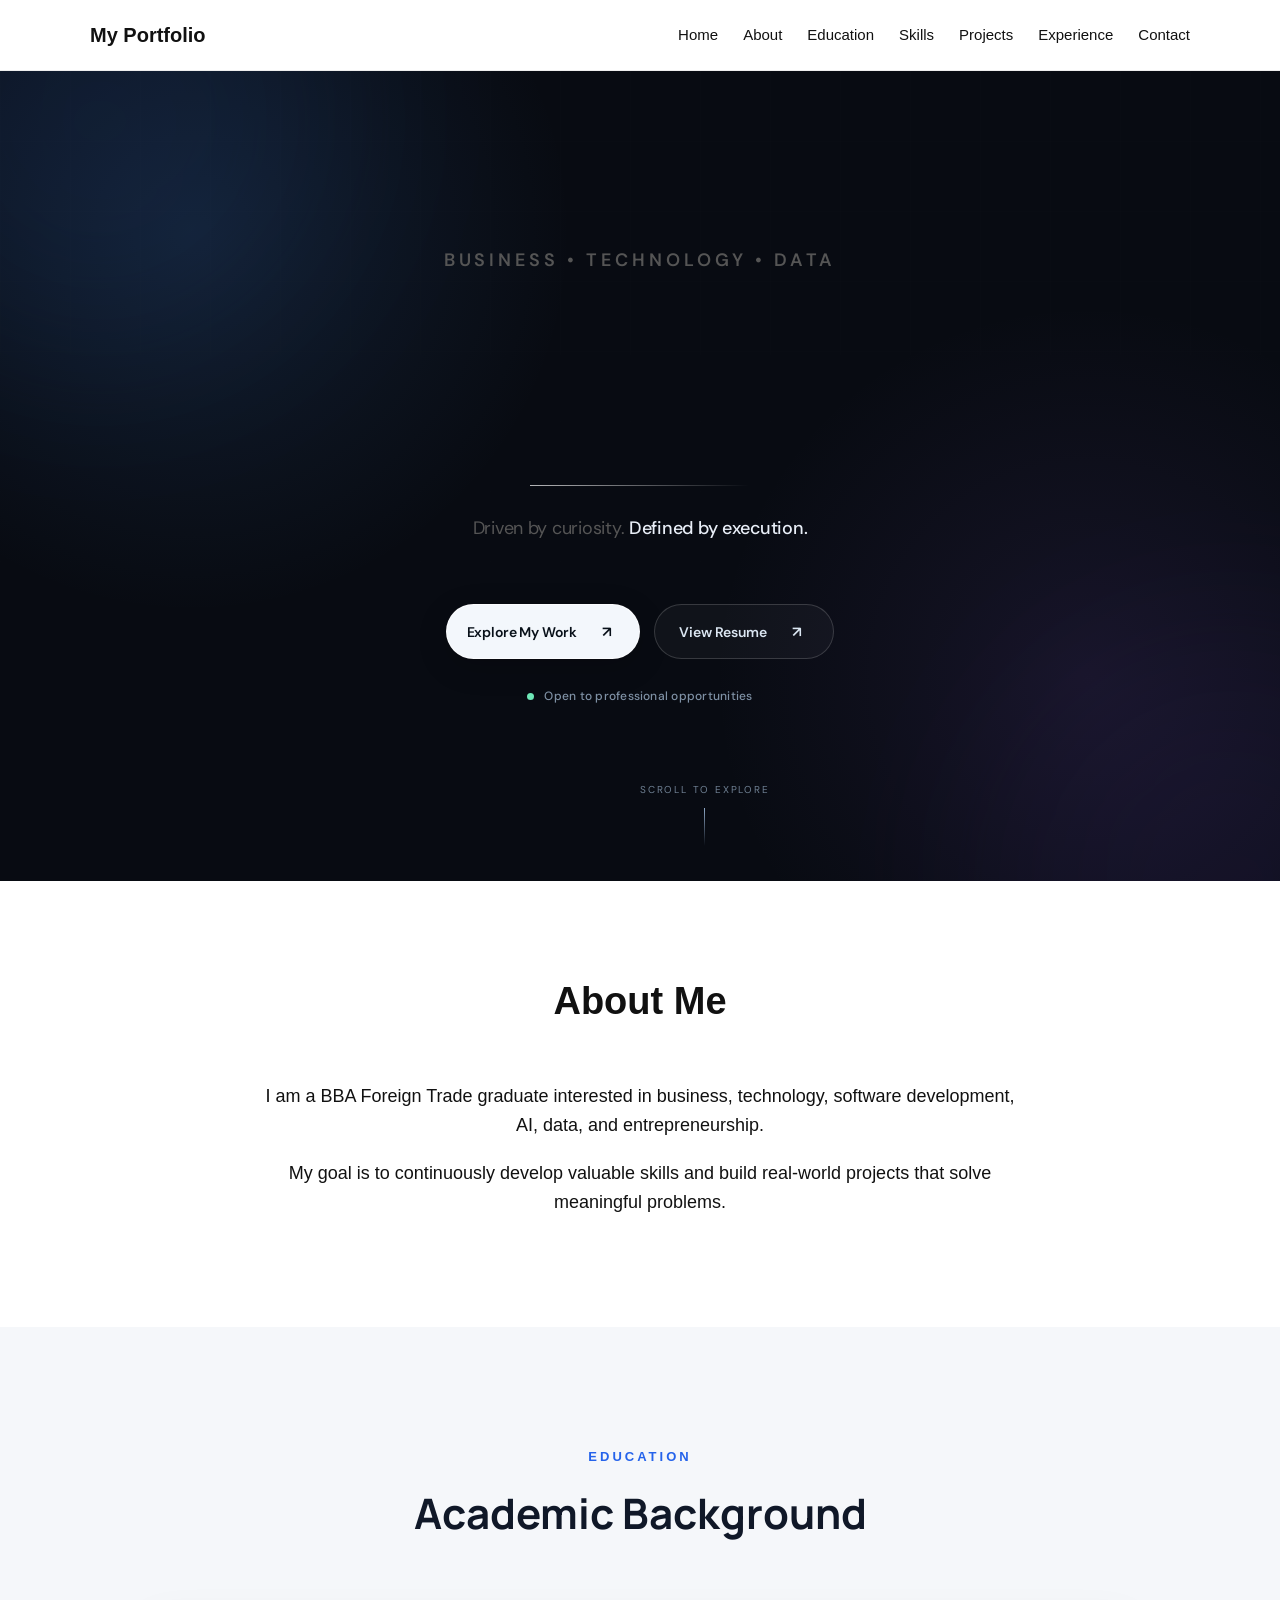
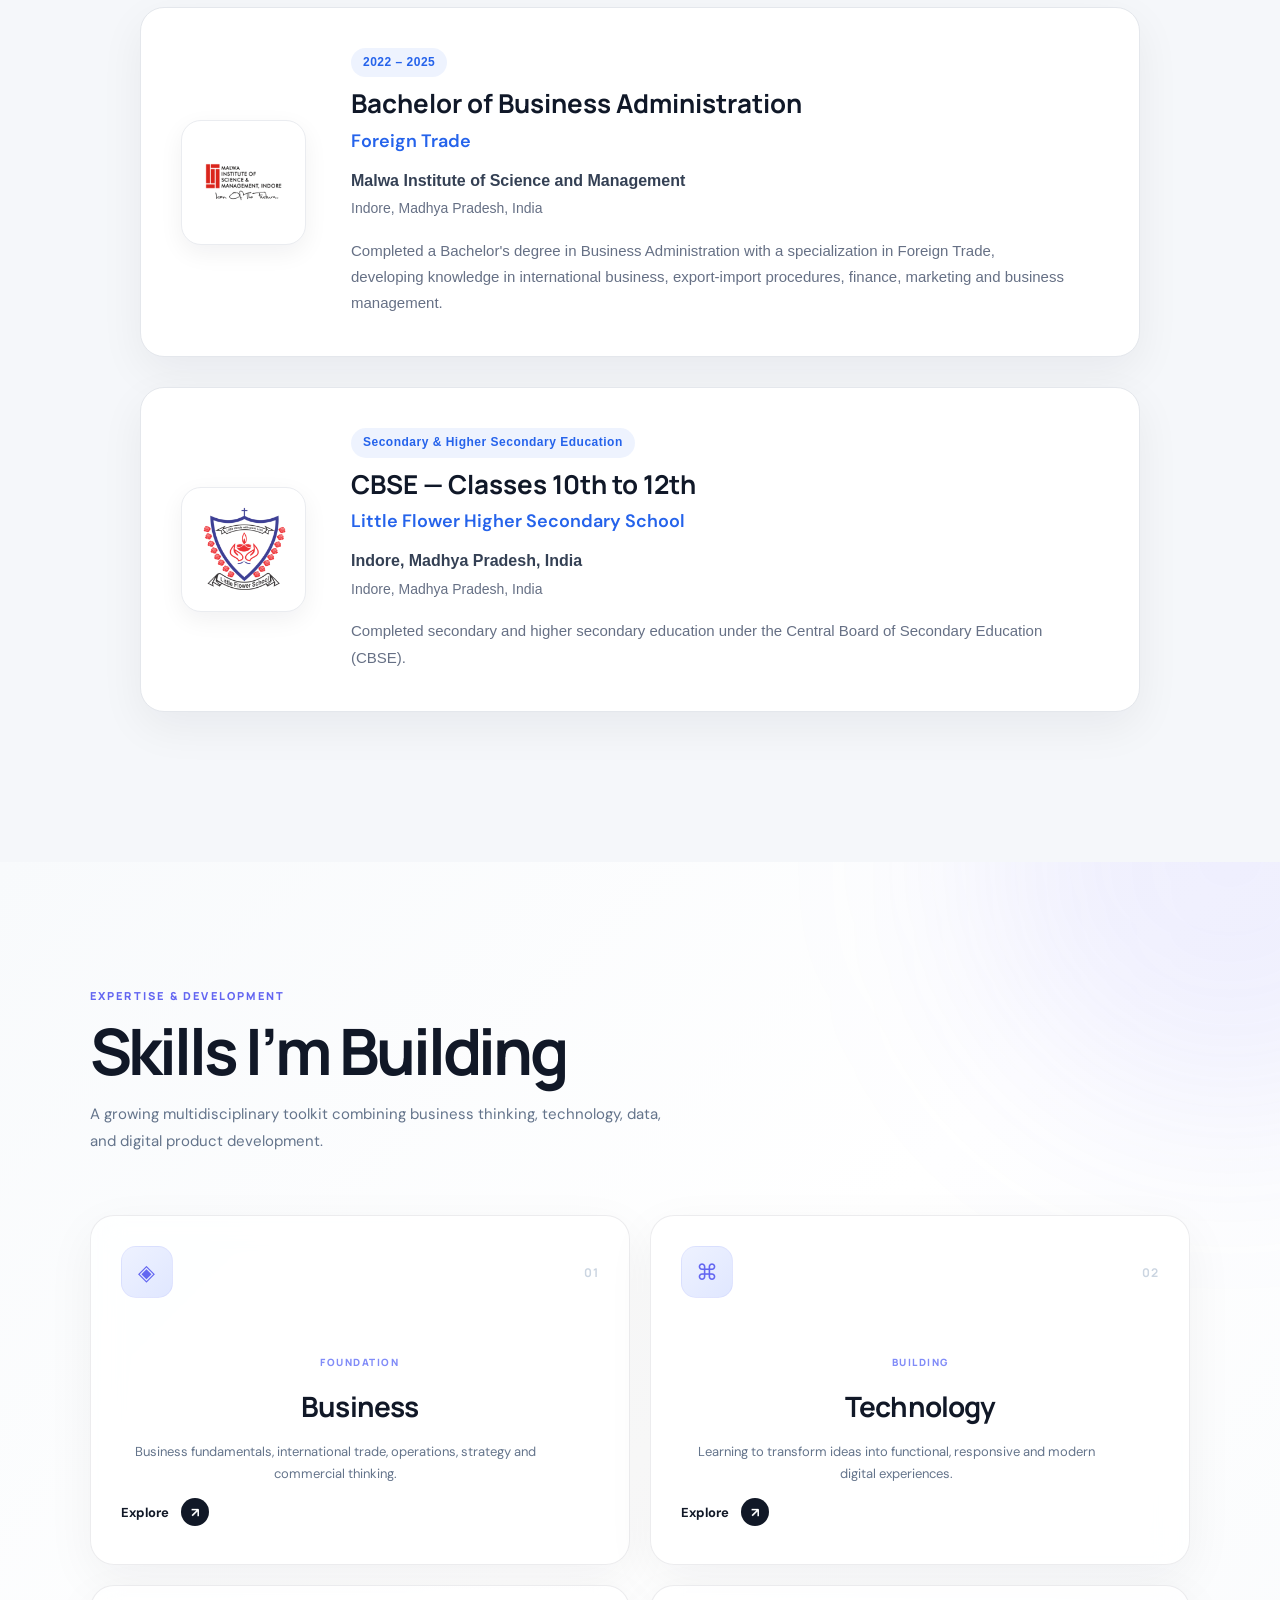
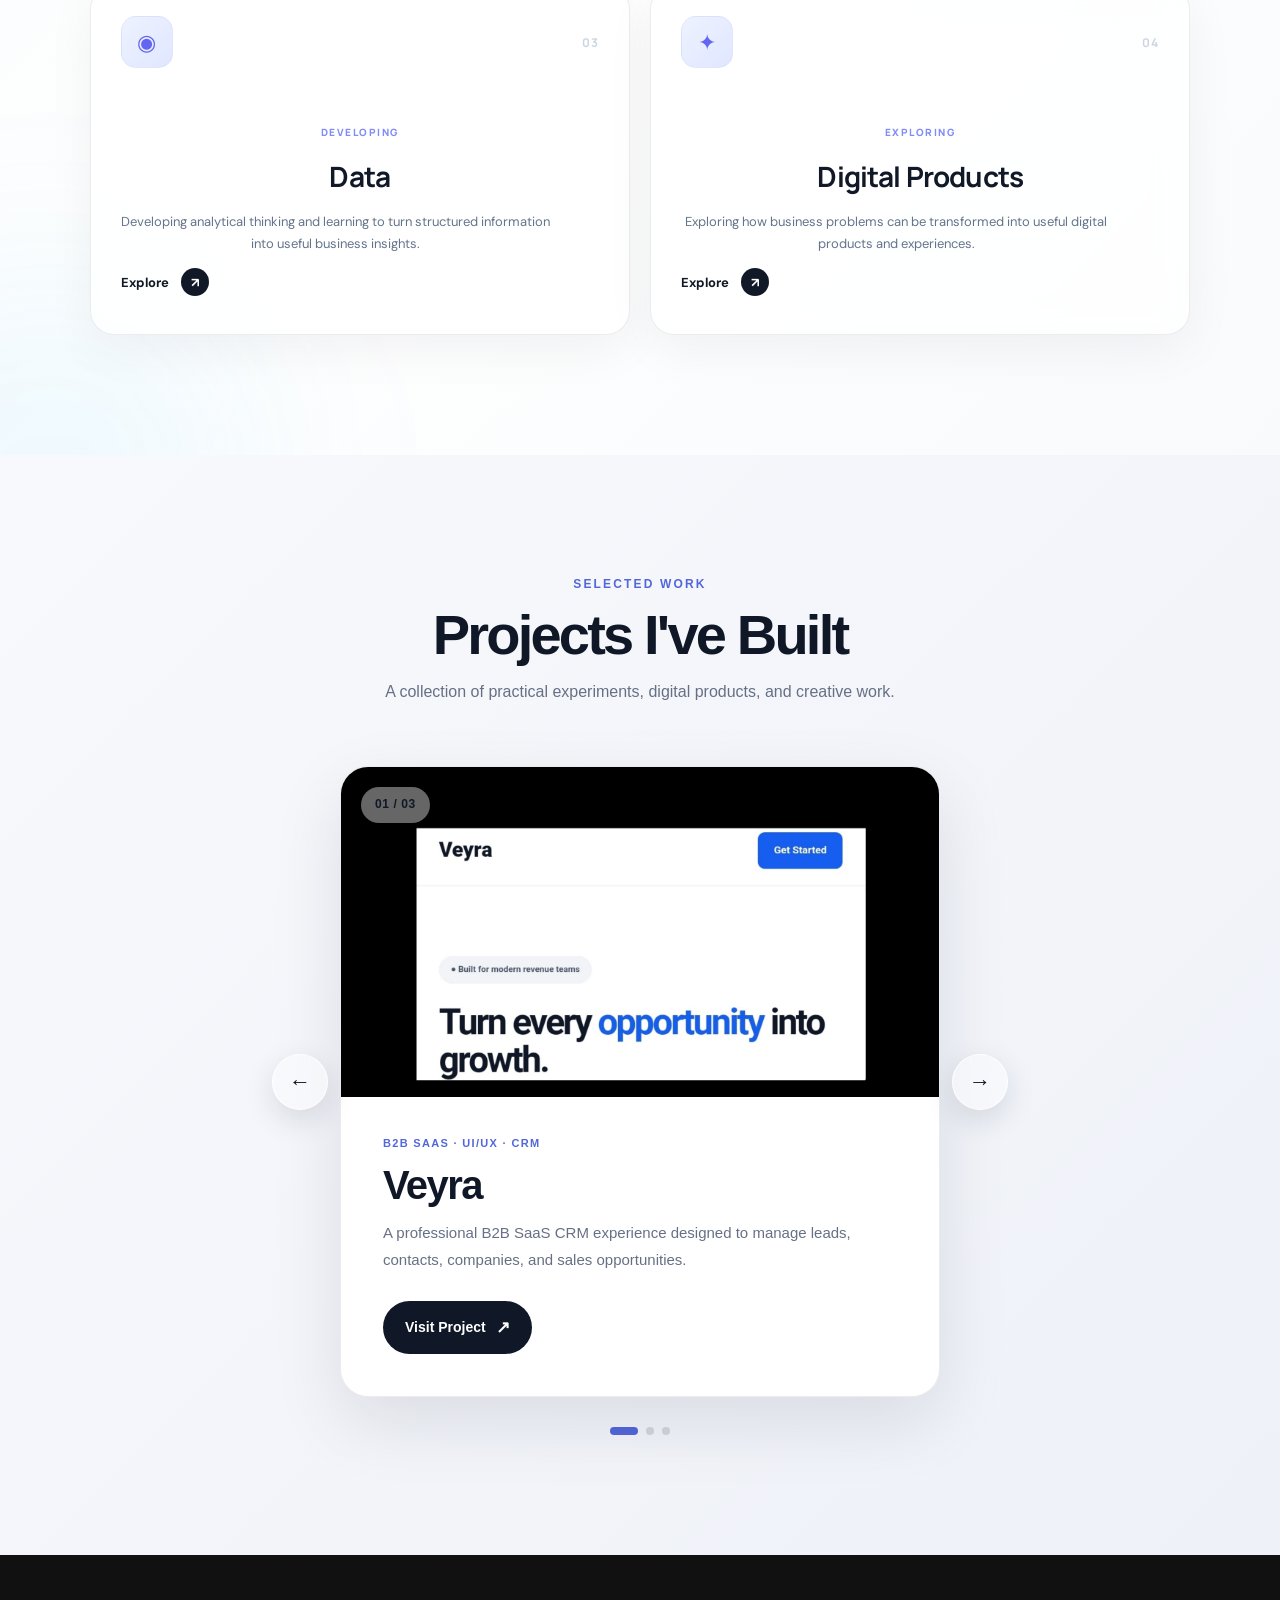
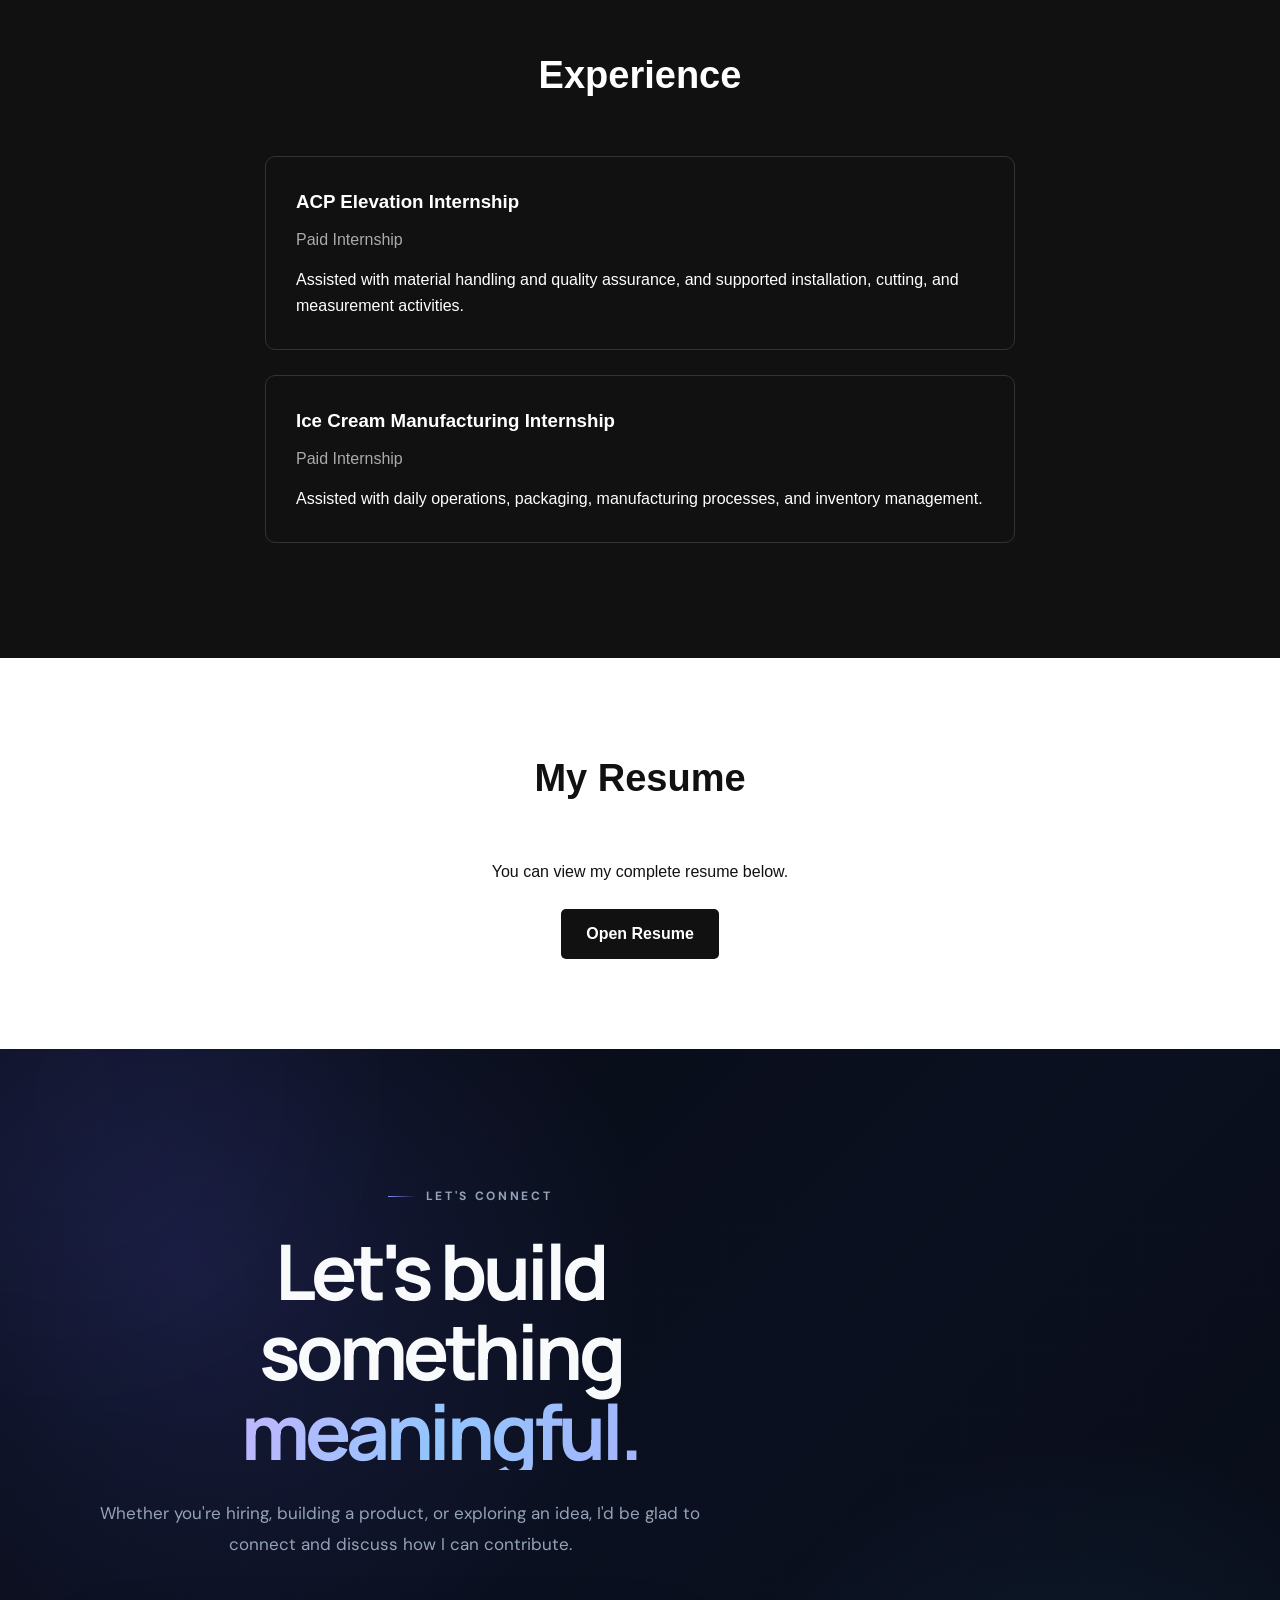
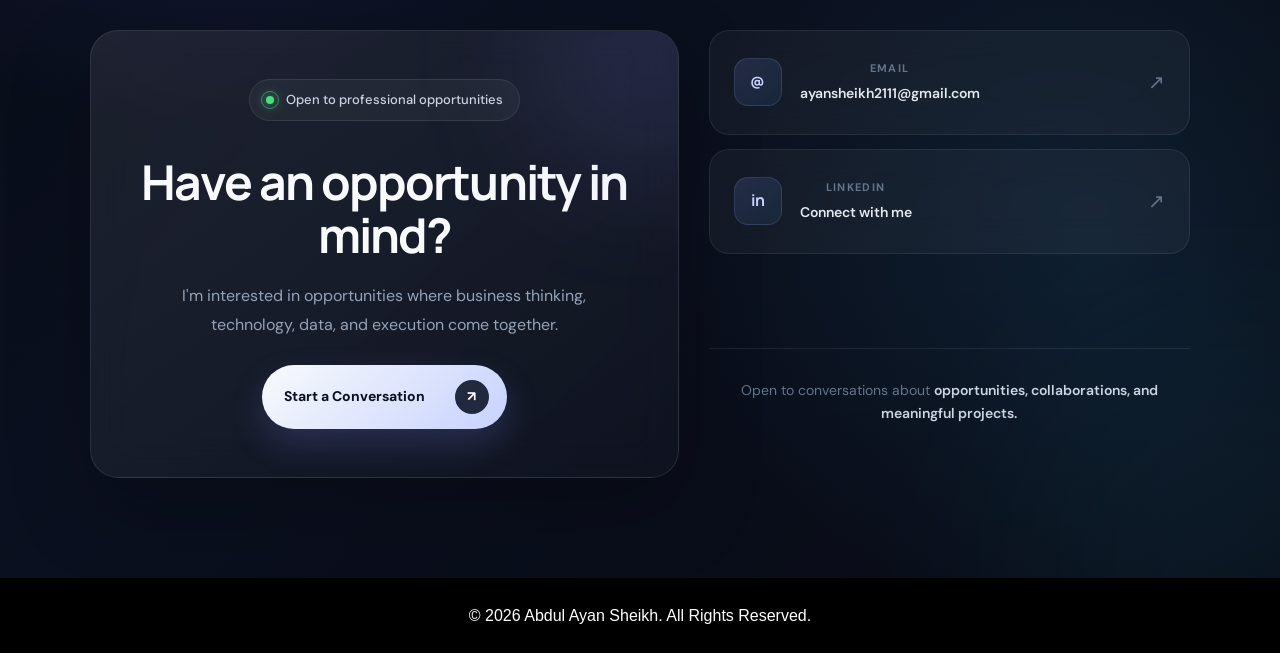
<file: index.html>
<!DOCTYPE html>
<html lang="en">
<head>
    <meta charset="UTF-8">

    <meta name="viewport"
          content="width=device-width, initial-scale=1.0">

    <meta name="description"
          content="Abdul Ayan Sheikh - Personal Portfolio">

    <title>Abdul Ayan Sheikh | Portfolio</title>
<!-- PREMIUM TYPOGRAPHY -->

<link rel="preconnect"
      href="https://fonts.googleapis.com">

<link rel="preconnect"
      href="https://fonts.gstatic.com"
      crossorigin>

<link href="https://fonts.googleapis.com/css2?family=DM+Sans:wght@400;500;600;700&family=Manrope:wght@400;500;600;700;800&family=Playfair+Display:ital,wght@0,500;0,600;1,500;1,600&display=swap"
      rel="stylesheet">
    <link rel="stylesheet" href="style.css">
</head>

<body>

    <!-- ================= HEADER ================= -->

    <header class="header">

        <div class="container nav-container">

            <a href="#home" class="logo">
                My Portfolio
            </a>

            <button class="menu-btn" id="menuBtn">
                ☰
            </button>

            <nav class="navbar" id="navbar">

                <a href="#home">Home</a>

                <a href="#about">About</a>
                
                 <a href="#education">Education</a>


                <a href="#skills">Skills</a>

               <a href="#experimental-projects">Projects</a>

                <a href="#experience">Experience</a>

                <a href="#contact">Contact</a>

            </nav>

        </div>

    </header>


    <!-- ================= HOME ================= --><!-- ================= HOME ================= -->

<section id="home" class="hero">

    <!-- Decorative Background -->

    <div class="hero-grid"></div>

    <div class="hero-glow hero-glow-one"></div>

    <div class="hero-glow hero-glow-two"></div>


    <div class="container hero-content">

        <div class="hero-text">

            <p class="hero-eyebrow">
                BUSINESS • TECHNOLOGY • DATA
            </p>


            <h1 class="hero-title">

                <span class="hero-line">
                    Hi, I'm
                </span>

                <span class="hero-name">
                    Abdul Ayan Sheikh
                </span>

            </h1>


            <div class="hero-divider"></div>


            <p class="hero-tagline">

                Driven by curiosity.
                <span>Defined by execution.</span>

            </p>
<!-- HERO ACTIONS -->

<div class="hero-actions">

    <a
        href="#experimental-projects"
        class="hero-btn hero-btn-primary"
    >

        <span>
            Explore My Work
        </span>

        <span class="btn-arrow">
            ↗
        </span>

    </a>


    <a
        href="assets/resume.pdf"
        target="_blank"
        rel="noopener noreferrer"
        class="hero-btn hero-btn-secondary"
    >

        <span>
            View Resume
        </span>

        <span class="btn-arrow">
            ↗
        </span>

    </a>

</div>


<!-- AVAILABILITY STATUS -->

<div class="availability-status">

    <span class="availability-dot"></span>

    <span>
        Open to professional opportunities
    </span>

</div>

        </div>

    </div>


    <div class="hero-scroll-indicator">

        <span>
            Scroll to explore
        </span>

        <div class="scroll-line"></div>

    </div>

</section>

    



    <!-- ================= ABOUT ================= -->

    <section id="about" class="section">

        <div class="container">

            <h2 class="section-title">
                About Me
            </h2>

            <div class="about-content">

                <p>
                    I am a BBA Foreign Trade graduate interested in
                    business, technology, software development, AI,
                    data, and entrepreneurship.
                </p>

                <p>
                    My goal is to continuously develop valuable skills
                    and build real-world projects that solve meaningful
                    problems.
                </p>

            </div>

        </div>

    </section>
<!-- =================================
     EDUCATION SECTION
================================= -->

<!-- =================================
     EDUCATION SECTION
================================= -->

<section id="education" class="education">

    <!-- SECTION HEADING -->

    <div class="section-heading">

        <p class="eyebrow">
            EDUCATION
        </p>

        <h2>
            Academic Background
        </h2>

    </div>


    <!-- =================================
         UNIVERSITY EDUCATION
    ================================= -->

    <div class="education-card">

        <div class="education-logo">

            <img
                src="assets/malwa-logo.png"
                alt="Malwa Institute of Science and Management Logo"
            >

        </div>


        <div class="education-content">

            <p class="education-year">
                2022 – 2025
            </p>

            <h3>
                Bachelor of Business Administration
            </h3>

            <h4>
                Foreign Trade
            </h4>

            <p class="institution">
                Malwa Institute of Science and Management
            </p>

            <p class="location">
                Indore, Madhya Pradesh, India
            </p>

            <p class="education-description">

                Completed a Bachelor's degree in Business
                Administration with a specialization in
                Foreign Trade, developing knowledge in
                international business, export-import
                procedures, finance, marketing and
                business management.

            </p>

        </div>

    </div>


    <!-- =================================
         SCHOOL EDUCATION
    ================================= -->

    <div class="education-card">

        <div class="education-logo">

            <img
                src="assets/little-flower-logo.png"
                alt="Little Flower Higher Secondary School Logo"
            >

        </div>


        <div class="education-content">

            <p class="education-year">
                Secondary & Higher Secondary Education
            </p>

            <h3>
                CBSE — Classes 10th to 12th
            </h3>

            <h4>
                Little Flower Higher Secondary School
            </h4>

            <p class="institution">
                Indore, Madhya Pradesh, India
            </p>

            <p class="location">
                Indore, Madhya Pradesh, India
            </p>

            <p class="education-description">

                Completed secondary and higher secondary
                education under the Central Board of Secondary
                Education (CBSE).

            </p>

        </div>

    </div>


</section>

    <!-- ================= SKILLS ================= -->

    
<!-- =========================================
     SKILLS SECTION
========================================= -->

<section class="skills-section" id="skills">

    <div class="skills-header">

        <span class="skills-eyebrow">
            EXPERTISE & DEVELOPMENT
        </span>

        <h2>
            Skills I’m Building
        </h2>

        <p>
            A growing multidisciplinary toolkit combining
            business thinking, technology, data, and digital
            product development.
        </p>

    </div>


    <!-- SKILLS GRID -->

    <div class="skills-grid">


        <!-- BUSINESS -->

        <article class="skill-card">

            <div class="skill-card-top">

                <div class="skill-icon">
                    ◈
                </div>

                <span class="skill-number">
                    01
                </span>

            </div>


            <div class="skill-card-content">

                <span class="skill-status">
                    FOUNDATION
                </span>

                <h3>
                    Business
                </h3>

                <p>
                    Business fundamentals, international
                    trade, operations, strategy and
                    commercial thinking.
                </p>

            </div>


            <button
                class="skill-expand"
                aria-expanded="false"
            >

                Explore

                <span>↗</span>

            </button>


            <div class="skill-details">

                <div class="skill-list">

                    <span>International Trade</span>

                    <span>Business Strategy</span>

                    <span>Operations</span>

                    <span>Business Development</span>

                    <span>Supply Chain Fundamentals</span>

                </div>

            </div>

        </article>



        <!-- TECHNOLOGY -->

        <article class="skill-card">

            <div class="skill-card-top">

                <div class="skill-icon">
                    ⌘
                </div>

                <span class="skill-number">
                    02
                </span>

            </div>


            <div class="skill-card-content">

                <span class="skill-status">
                    BUILDING
                </span>

                <h3>
                    Technology
                </h3>

                <p>
                    Learning to transform ideas into
                    functional, responsive and modern
                    digital experiences.
                </p>

            </div>


            <button
                class="skill-expand"
                aria-expanded="false"
            >

                Explore

                <span>↗</span>

            </button>


            <div class="skill-details">

                <div class="skill-list">

                    <span>HTML</span>

                    <span>CSS</span>

                    <span>JavaScript</span>

                    <span>Responsive Design</span>

                    <span>UI / UX Fundamentals</span>

                </div>

            </div>

        </article>



        <!-- DATA -->

        <article class="skill-card">

            <div class="skill-card-top">

                <div class="skill-icon">
                    ◉
                </div>

                <span class="skill-number">
                    03
                </span>

            </div>


            <div class="skill-card-content">

                <span class="skill-status">
                    DEVELOPING
                </span>

                <h3>
                    Data
                </h3>

                <p>
                    Developing analytical thinking and
                    learning to turn structured information
                    into useful business insights.
                </p>

            </div>


            <button
                class="skill-expand"
                aria-expanded="false"
            >

                Explore

                <span>↗</span>

            </button>


            <div class="skill-details">

                <div class="skill-list">

                    <span>Excel</span>

                    <span>Data Analysis</span>

                    <span>Business Intelligence</span>

                    <span>Power BI — Learning</span>

                    <span>Data Visualization</span>

                </div>

            </div>

        </article>



        <!-- DIGITAL PRODUCT -->

        <article class="skill-card">

            <div class="skill-card-top">

                <div class="skill-icon">
                    ✦
                </div>

                <span class="skill-number">
                    04
                </span>

            </div>


            <div class="skill-card-content">

                <span class="skill-status">
                    EXPLORING
                </span>

                <h3>
                    Digital Products
                </h3>

                <p>
                    Exploring how business problems can
                    be transformed into useful digital
                    products and experiences.
                </p>

            </div>


            <button
                class="skill-expand"
                aria-expanded="false"
            >

                Explore

                <span>↗</span>

            </button>


            <div class="skill-details">

                <div class="skill-list">

                    <span>Product Thinking</span>

                    <span>Problem Solving</span>

                    <span>Digital Experiences</span>

                    <span>Prototyping</span>

                    <span>Project Building</span>

                </div>

            </div>

        </article>

    </div>

</section>

    <!-- ================= PROJECTS ================= -->
<!-- =================================
     EXPERIMENTAL PROJECT SHOWCASE
================================= -->

<section id="experimental-projects">

    <div class="container">

        <!-- SECTION HEADING -->

        <div class="experimental-heading">

            <p>
                SELECTED WORK
            </p>

            <h2>
                Projects I've Built
            </h2>

            <span>
                A collection of practical experiments,
                digital products, and creative work.
            </span>

        </div>


        <!-- PROJECT CAROUSEL -->

        <div class="experimental-project">

            <!-- LEFT GLASS BUTTON -->

            <button
                class="experimental-arrow experimental-prev"
                id="experimentalPrev"
                aria-label="Previous project"
            >
                ←
            </button>


            <!-- PROJECT CARD -->

            <article class="experimental-card">


                <!-- IMAGE AREA -->

                <div class="experimental-image">

                    <img
                        id="experimentalProjectImage"
                        src="assets/veyra-preview.jpg"
                        alt="Veyra B2B SaaS CRM Project"
                    >

                    <!-- PROJECT NUMBER -->

                    <span
                        class="experimental-number"
                        id="experimentalProjectNumber"
                    >
                        01 / 03
                    </span>

                </div>


                <!-- TEXT AREA -->

                <div class="experimental-content">


                    <!-- CATEGORY -->

                    <p
                        class="experimental-category"
                        id="experimentalProjectCategory"
                    >
                        B2B SAAS · UI/UX · CRM
                    </p>


                    <!-- TITLE -->

                    <h3
                        id="experimentalProjectTitle"
                    >
                        Veyra
                    </h3>


                    <!-- DESCRIPTION -->

                    <p
                        id="experimentalProjectDescription"
                    >
                        A professional B2B SaaS CRM
                        experience designed to manage
                        leads, contacts, companies,
                        and sales opportunities.
                    </p>


                    <!-- VISIT BUTTON -->

                    <a
                        id="experimentalProjectLink"
                        href="projects/veyra/index.html"
                        class="experimental-visit"
                    >

                        Visit Project

                        <span>
                            ↗
                        </span>

                    </a>


                </div>


            </article>


            <!-- RIGHT GLASS BUTTON -->

            <button
                class="experimental-arrow experimental-next"
                id="experimentalNext"
                aria-label="Next project"
            >
                →
            </button>


        </div>


        <!-- PROJECT INDICATORS -->

        <div class="experimental-indicators">

            <span
                class="experimental-dot active"
                data-project="0"
            ></span>

            <span
                class="experimental-dot"
                data-project="1"
            ></span>

            <span
                class="experimental-dot"
                data-project="2"
            ></span>

        </div>

    </div>

</section>



    <!-- ================= EXPERIENCE ================= -->

    <section id="experience" class="section section-dark">

        <div class="container">

            <h2 class="section-title">
                Experience
            </h2>

<div class="experience-card">

                <h3>
                    ACP Elevation Internship
                </h3>

                <p class="experience-date">
                    Paid Internship
                </p>

                <p>
                    Assisted with material handling and quality
                    assurance, and supported installation,
                    cutting, and measurement activities.
                </p>

            </div>

            <div class="experience-card">

                <h3>
                    Ice Cream Manufacturing Internship
                </h3>

                <p class="experience-date">
                    Paid Internship
                </p>

                <p>
                    Assisted with daily operations, packaging,
                    manufacturing processes, and inventory management.
                </p>

            </div>


            
        </div>

    </section>


    <!-- ================= RESUME ================= -->

    <section class="section resume-section">

        <div class="container">

            <h2 class="section-title">
                My Resume
            </h2>

            <p>
                You can view my complete resume below.
            </p>

            <a href="assets/resume.docx"
               target="_blank"
               class="btn primary">

                Open Resume

            </a>

        </div>

    </section>


    <!-- ================= CONTACT ================= --><!-- ================= CONTACT ================= -->

<section id="contact" class="contact-section">

    <!-- Decorative background -->

    <div class="contact-glow contact-glow-one"></div>
    <div class="contact-glow contact-glow-two"></div>

    <div class="container contact-container">

        <!-- SECTION INTRO -->

        <div class="contact-heading">

            <p class="contact-eyebrow">
                LET'S CONNECT
            </p>

            <h2>
                Let's build something
                <span>meaningful.</span>
            </h2>

            <p class="contact-intro">
                Whether you're hiring, building a product,
                or exploring an idea, I'd be glad to connect
                and discuss how I can contribute.
            </p>

        </div>


        <!-- CONTACT GRID -->

        <div class="contact-grid">


            <!-- LEFT: CTA -->

            <div class="contact-cta">

                <div class="contact-status">

                    <span class="contact-status-dot"></span>

                    <span>
                        Open to professional opportunities
                    </span>

                </div>


                <h3>
                    Have an opportunity
                    in mind?
                </h3>


                <p>
                    I'm interested in opportunities where
                    business thinking, technology, data,
                    and execution come together.
                </p>


                <a
                    href="mailto:ayansheikh2111@gmail.com"
                    class="contact-main-button"
                >

                    <span>
                        Start a Conversation
                    </span>

                    <span class="contact-arrow">
                        ↗
                    </span>

                </a>

            </div>


            <!-- RIGHT: CONTACT DETAILS -->

            <div class="contact-details">


                <!-- EMAIL -->

                <a
                    href="mailto:ayansheikh2111@gmail.com"
                    class="contact-detail-card"
                >

                    <div class="contact-icon">
                        @
                    </div>

                    <div>

                        <span class="contact-label">
                            Email
                        </span>

                        <strong>
                            ayansheikh2111@gmail.com
                        </strong>

                    </div>

                    <span class="contact-card-arrow">
                        ↗
                    </span>

                </a>


                <!-- LINKEDIN -->

                <a
                    href="https://www.linkedin.com/"
                    target="_blank"
                    rel="noopener noreferrer"
                    class="contact-detail-card"
                >

                    <div class="contact-icon">
                        in
                    </div>

                    <div>

                        <span class="contact-label">
                            LinkedIn
                        </span>

                        <strong>
                            Connect with me
                        </strong>

                    </div>

                    <span class="contact-card-arrow">
                        ↗
                    </span>

                </a>





        <!-- BOTTOM STATEMENT -->

        <div class="contact-bottom">

            <p>
                Open to conversations about
                <strong>
                    opportunities, collaborations,
                    and meaningful projects.
                </strong>
            </p>

        </div>

    </div>

</section>


    <!-- ================= FOOTER ================= -->

    <footer class="footer">

        <div class="container">

            <p>
                © 2026 Abdul Ayan Sheikh.
                All Rights Reserved.
            </p>

        </div>

    </footer>


    <!-- JAVASCRIPT -->

    <script src="script.js"></script>

</body>

</html>
</file>
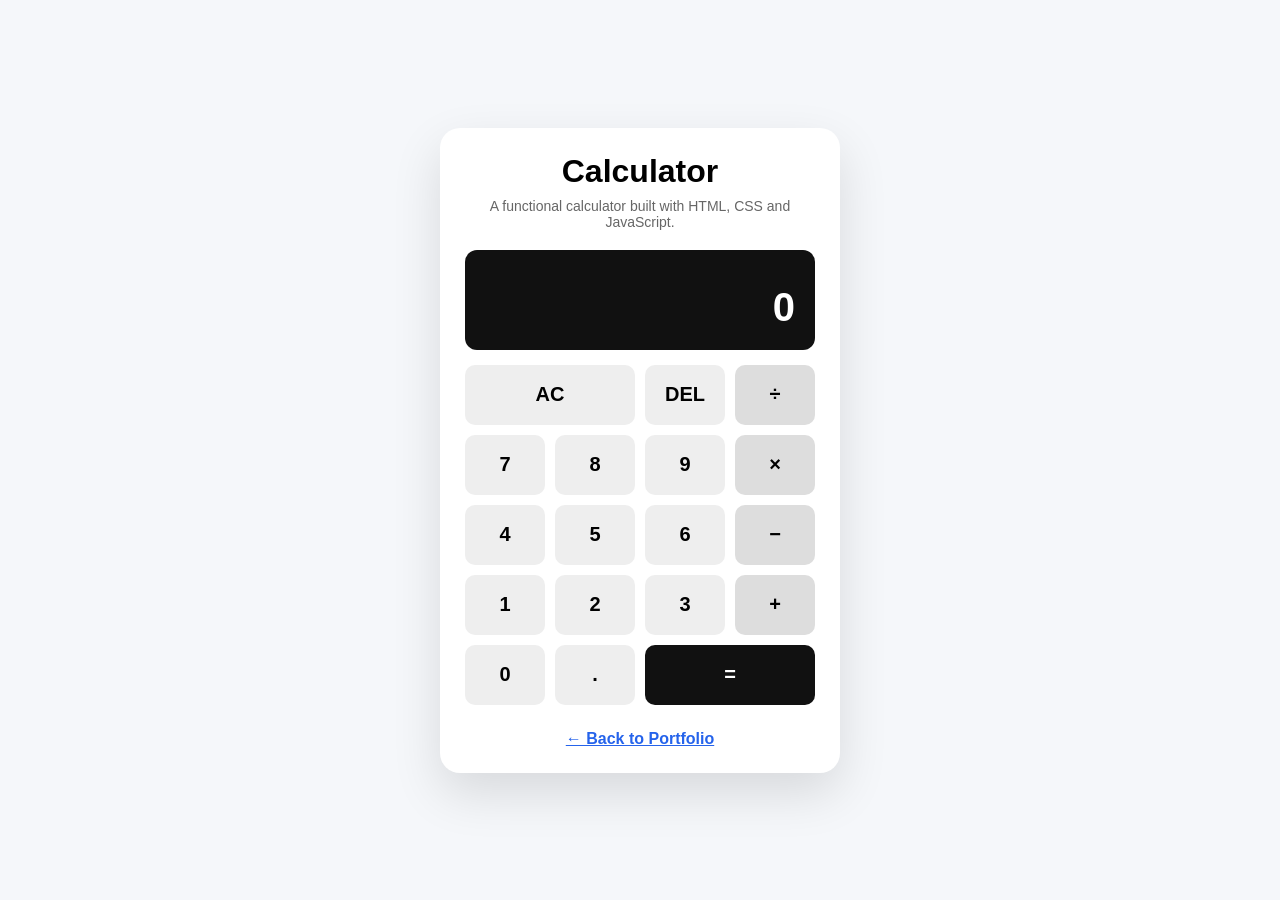
<file: projects/calculator/index.html>
<!DOCTYPE html>
<html lang="en">

<head>

    <meta charset="UTF-8">

    <meta name="viewport"
          content="width=device-width, initial-scale=1.0">

    <title>Calculator | Abdul Ayan Sheikh</title>

    <link rel="stylesheet"
          href="style.css">

</head>

<body>

    <div class="calculator">

        <div class="calculator-header">

            <h1>Calculator</h1>

            <p>
                A functional calculator built with
                HTML, CSS and JavaScript.
            </p>

        </div>


        <div class="display">

            <div id="previous">
            </div>

            <div id="current">
                0
            </div>

        </div>


        <div class="buttons">

            <button
                class="span-two"
                data-action="clear">
                AC
            </button>

            <button
                data-action="delete">
                DEL
            </button>

            <button
                class="operator"
                data-operation="÷">
                ÷
            </button>


            <button data-number="7">
                7
            </button>

            <button data-number="8">
                8
            </button>

            <button data-number="9">
                9
            </button>

            <button
                class="operator"
                data-operation="×">
                ×
            </button>


            <button data-number="4">
                4
            </button>

            <button data-number="5">
                5
            </button>

            <button data-number="6">
                6
            </button>

            <button
                class="operator"
                data-operation="-">
                −
            </button>


            <button data-number="1">
                1
            </button>

            <button data-number="2">
                2
            </button>

            <button data-number="3">
                3
            </button>

            <button
                class="operator"
                data-operation="+">
                +
            </button>


            <button data-number="0">
                0
            </button>

            <button data-number=".">
                .
            </button>

            <button
                class="equals"
                data-action="equals">
                =
            </button>

        </div>


        <a href="../../index.html"
           class="back-button">

            ← Back to Portfolio

        </a>

    </div>


    <script src="script.js"></script>

</body>

              </html>
</file>
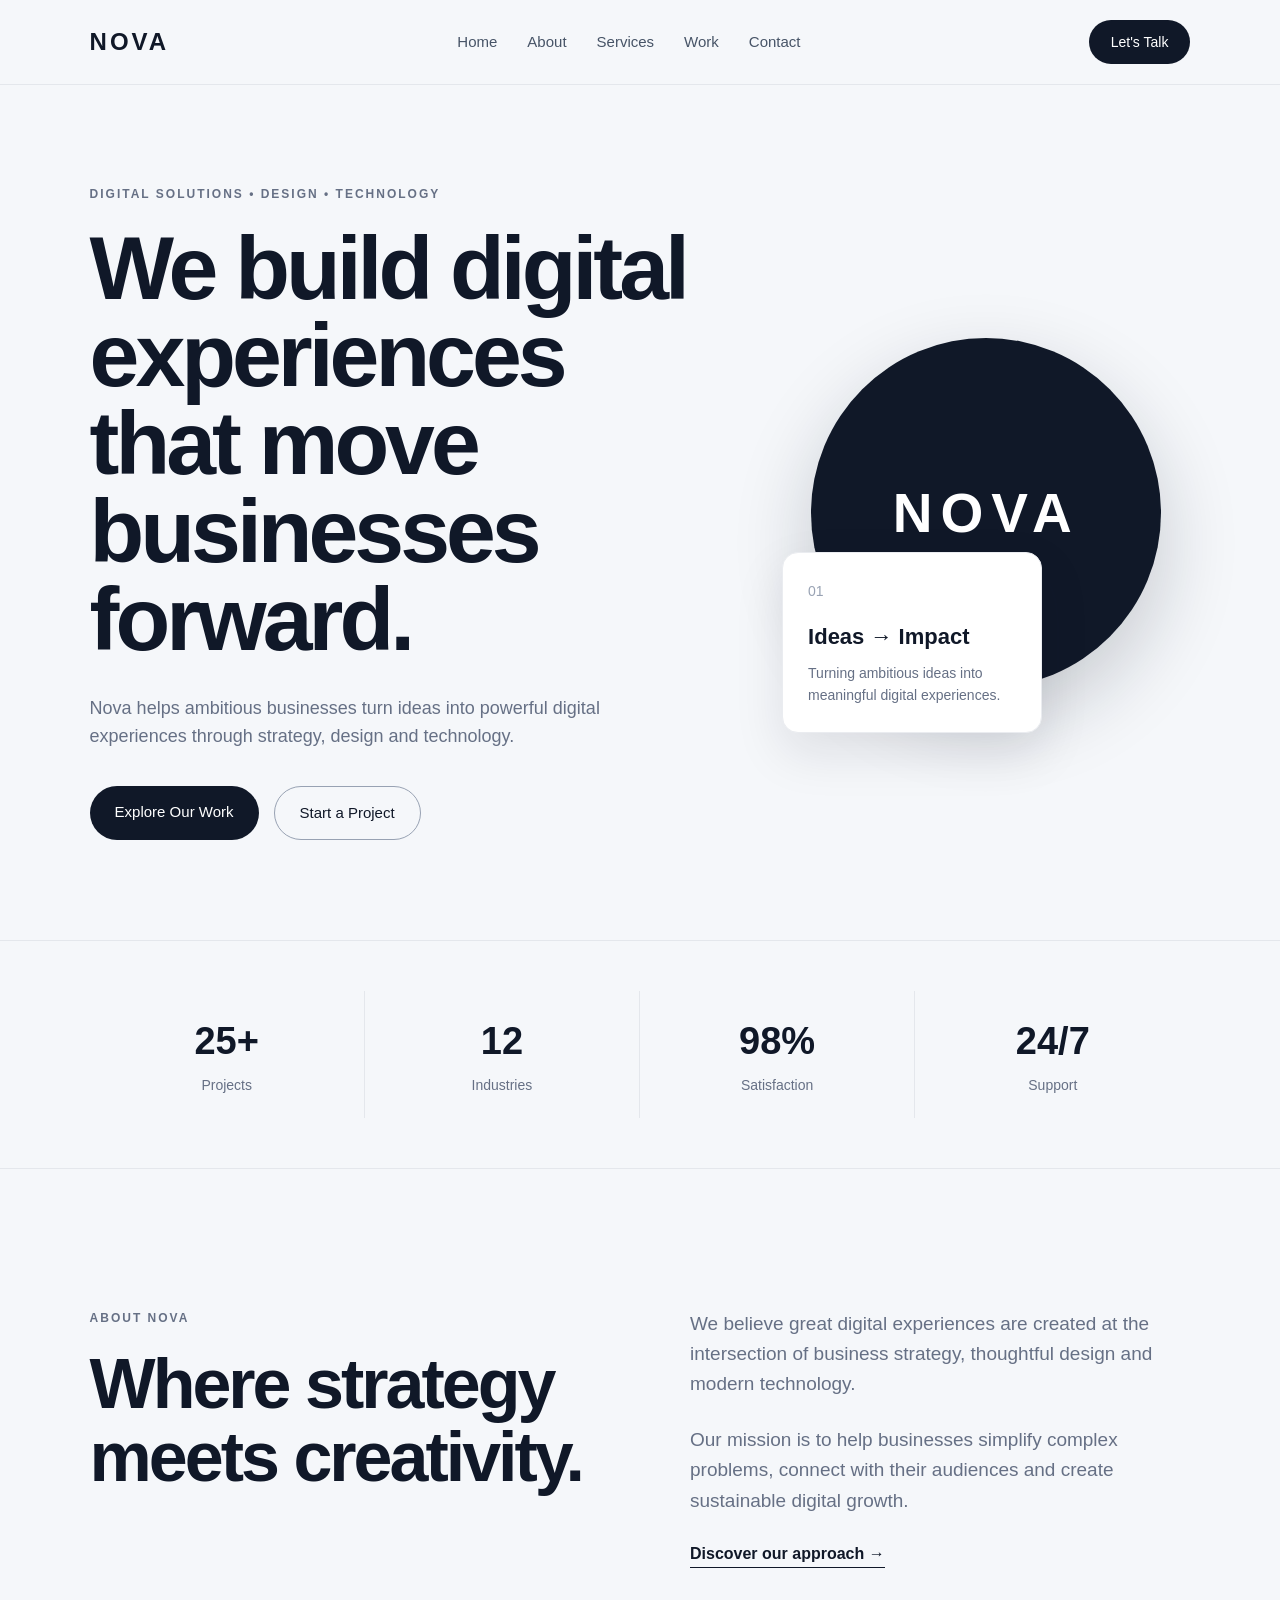
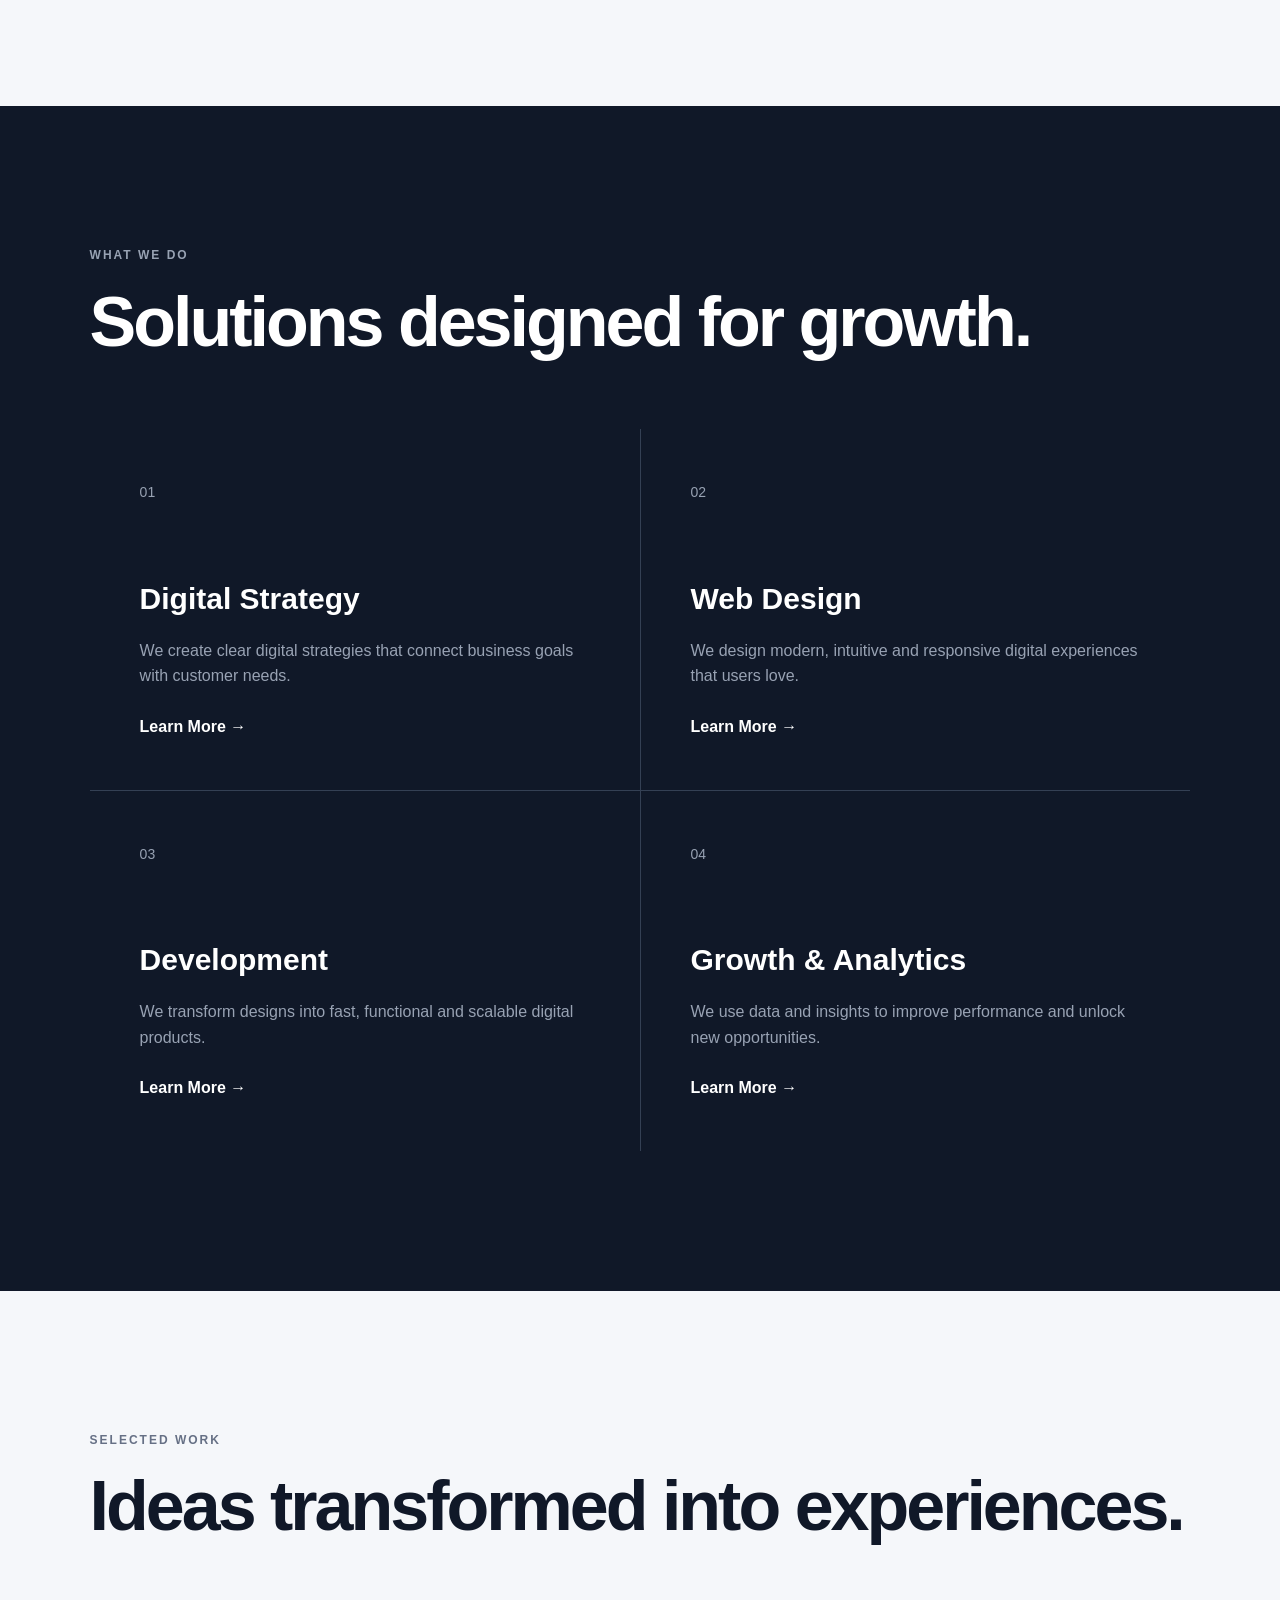
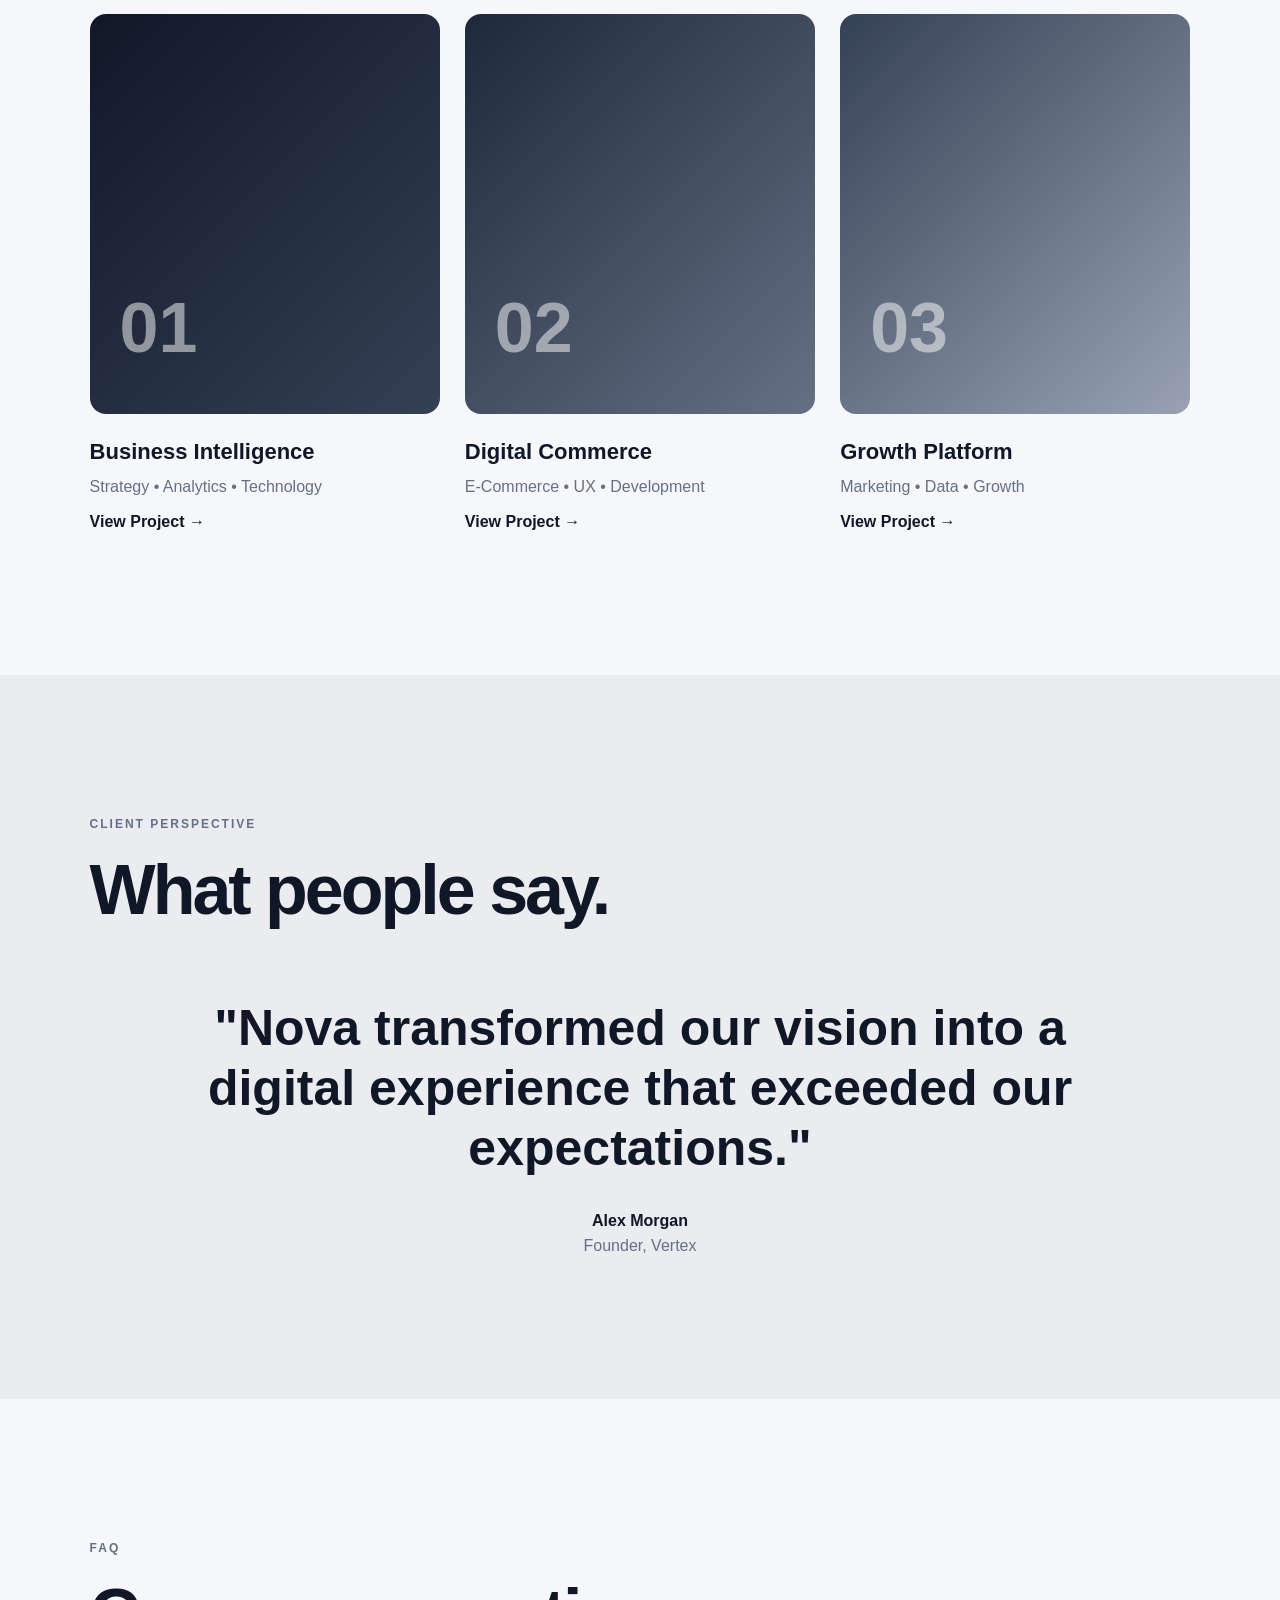
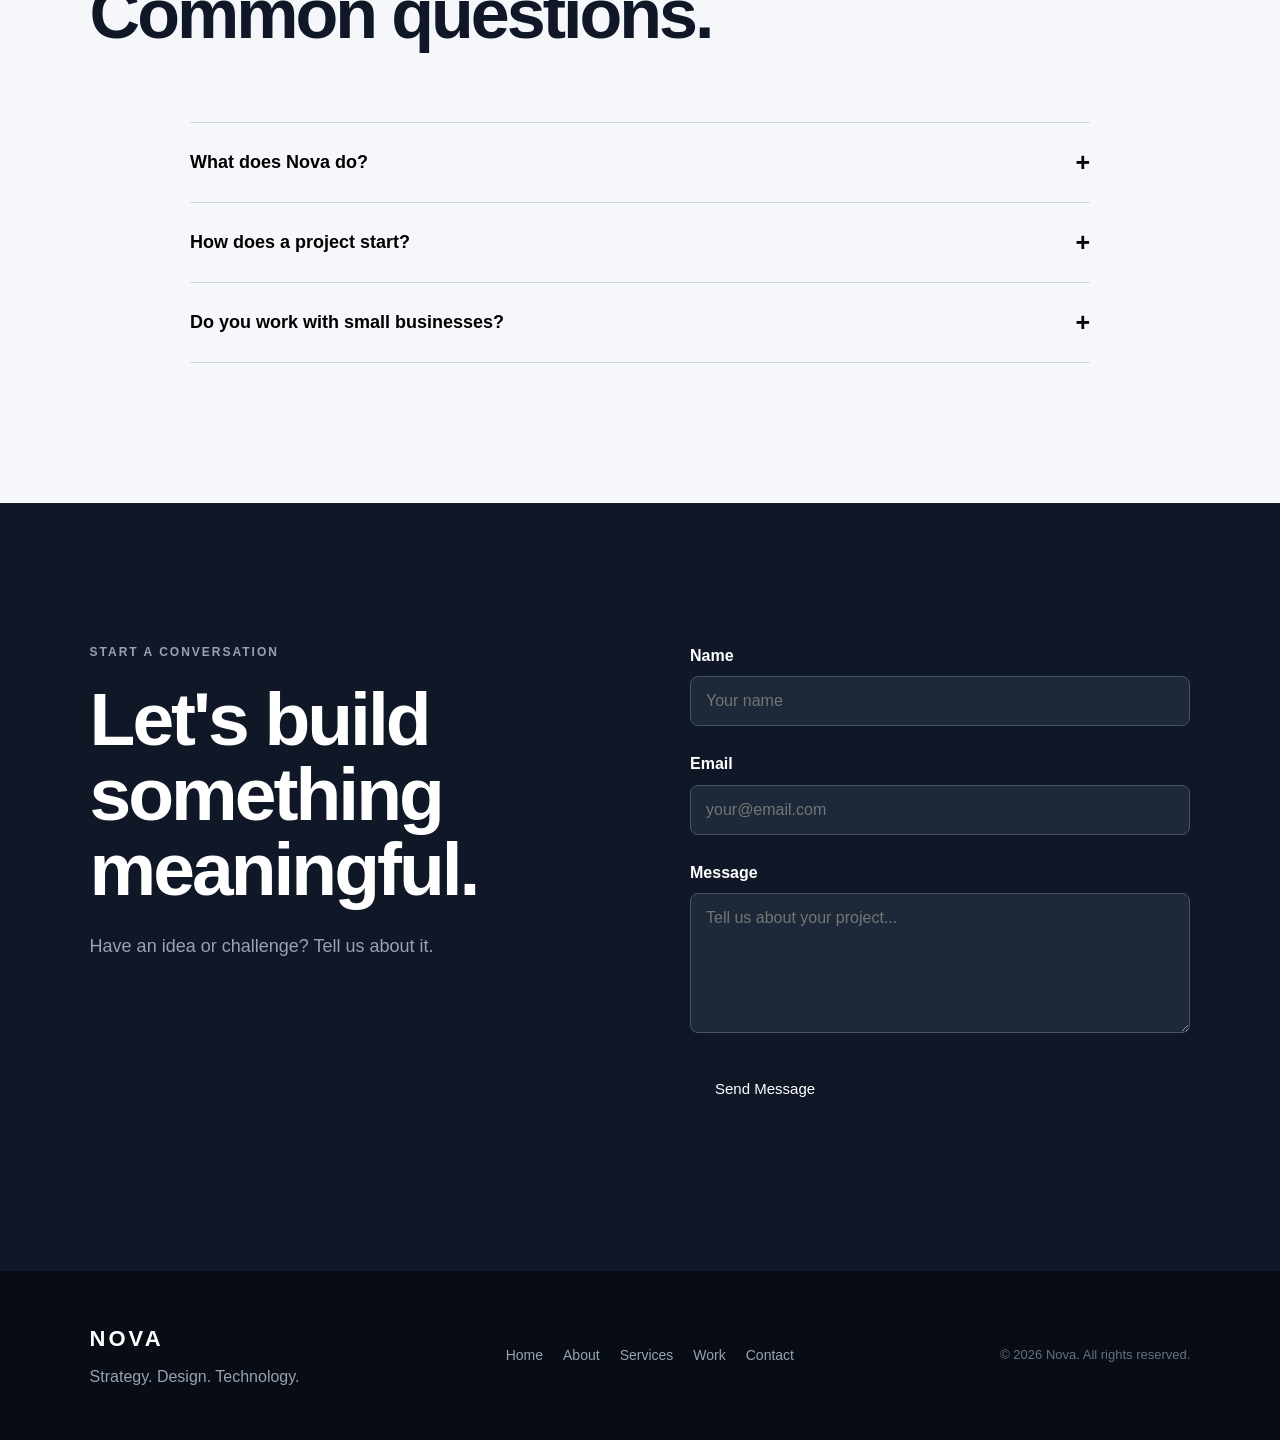
<file: projects/nova/index.html>
<!DOCTYPE html>
<html lang="en">

<head>

    <meta charset="UTF-8">

    <meta name="viewport"
          content="width=device-width, initial-scale=1.0">

    <meta name="description"
          content="Nova - Modern digital solutions for ambitious businesses.">

    <title>
        Nova | Digital Solutions
    </title>

    <!-- CSS -->

    <link rel="stylesheet"
          href="style.css">

</head>


<body>


<!-- ==================================
     NAVIGATION
================================== -->

<header class="navbar">

    <a href="#home"
       class="logo">

        NOVA

    </a>


    <nav id="mainNav">

        <a href="#home">
            Home
        </a>

        <a href="#about">
            About
        </a>

        <a href="#services">
            Services
        </a>

        <a href="#work">
            Work
        </a>

        <a href="#contact">
            Contact
        </a>

    </nav>


    <a href="#contact"
       class="nav-button">

        Let's Talk

    </a>


    <!-- MOBILE MENU -->

    <button
        id="menuButton"
        class="menu-button"
        aria-label="Open navigation menu">

        ☰

    </button>

</header>



<!-- ==================================
     HERO SECTION
================================== -->

<main>


<section id="home"
         class="hero">


    <div class="hero-content">


        <p class="eyebrow">

            DIGITAL SOLUTIONS • DESIGN • TECHNOLOGY

        </p>


        <h1>

            We build digital
            experiences that
            move businesses forward.

        </h1>


        <p class="hero-description">

            Nova helps ambitious businesses
            turn ideas into powerful digital
            experiences through strategy,
            design and technology.

        </p>


        <div class="hero-buttons">


            <a href="#work"
               class="primary-button">

                Explore Our Work

            </a>


            <a href="#contact"
               class="secondary-button">

                Start a Project

            </a>


        </div>


    </div>



    <div class="hero-visual">


        <div class="hero-circle">

            NOVA

        </div>


        <div class="hero-card">

            <span>
                01
            </span>


            <h3>

                Ideas → Impact

            </h3>


            <p>

                Turning ambitious ideas
                into meaningful digital
                experiences.

            </p>

        </div>


    </div>


</section>



<!-- ==================================
     STATS
================================== -->

<section class="stats">


    <div class="stat">

        <strong>
            25+
        </strong>

        <span>
            Projects
        </span>

    </div>


    <div class="stat">

        <strong>
            12
        </strong>

        <span>
            Industries
        </span>

    </div>


    <div class="stat">

        <strong>
            98%
        </strong>

        <span>
            Satisfaction
        </span>

    </div>


    <div class="stat">

        <strong>
            24/7
        </strong>

        <span>
            Support
        </span>

    </div>


</section>



<!-- ==================================
     ABOUT
================================== -->

<section id="about"
         class="about">


    <div class="section-label">

        <p class="eyebrow">

            ABOUT NOVA

        </p>


        <h2>

            Where strategy
            meets creativity.

        </h2>

    </div>



    <div class="about-content">


        <p>

            We believe great digital experiences
            are created at the intersection of
            business strategy, thoughtful design
            and modern technology.

        </p>


        <p>

            Our mission is to help businesses
            simplify complex problems, connect
            with their audiences and create
            sustainable digital growth.

        </p>


        <a href="#services"
           class="text-link">

            Discover our approach →

        </a>


    </div>


</section>



<!-- ==================================
     SERVICES
================================== -->

<section id="services"
         class="services">


    <div class="section-heading">


        <p class="eyebrow">

            WHAT WE DO

        </p>


        <h2>

            Solutions designed
            for growth.

        </h2>


    </div>



    <div class="service-grid">


        <!-- SERVICE 1 -->

        <article class="service-card">


            <span class="service-number">

                01

            </span>


            <h3>

                Digital Strategy

            </h3>


            <p>

                We create clear digital strategies
                that connect business goals with
                customer needs.

            </p>


            <a href="#contact">

                Learn More →

            </a>


        </article>



        <!-- SERVICE 2 -->

        <article class="service-card">


            <span class="service-number">

                02

            </span>


            <h3>

                Web Design

            </h3>


            <p>

                We design modern, intuitive and
                responsive digital experiences
                that users love.

            </p>


            <a href="#contact">

                Learn More →

            </a>


        </article>



        <!-- SERVICE 3 -->

        <article class="service-card">


            <span class="service-number">

                03

            </span>


            <h3>

                Development

            </h3>


            <p>

                We transform designs into fast,
                functional and scalable digital
                products.

            </p>


            <a href="#contact">

                Learn More →

            </a>


        </article>



        <!-- SERVICE 4 -->

        <article class="service-card">


            <span class="service-number">

                04

            </span>


            <h3>

                Growth & Analytics

            </h3>


            <p>

                We use data and insights to
                improve performance and unlock
                new opportunities.

            </p>


            <a href="#contact">

                Learn More →

            </a>


        </article>


    </div>


</section>



<!-- ==================================
     WORK / PROJECTS
================================== -->

<section id="work"
         class="work">


    <div class="section-heading">


        <p class="eyebrow">

            SELECTED WORK

        </p>


        <h2>

            Ideas transformed
            into experiences.

        </h2>


    </div>



    <div class="work-grid">


        <!-- PROJECT 1 -->

        <article class="work-card">


            <div class="work-image project-one">


                <span>

                    01

                </span>


            </div>


            <div class="work-info">


                <h3>

                    Business Intelligence

                </h3>


                <p>

                    Strategy • Analytics • Technology

                </p>


                <a href="#">

                    View Project →

                </a>


            </div>


        </article>



        <!-- PROJECT 2 -->

        <article class="work-card">


            <div class="work-image project-two">


                <span>

                    02

                </span>


            </div>


            <div class="work-info">


                <h3>

                    Digital Commerce

                </h3>


                <p>

                    E-Commerce • UX • Development

                </p>


                <a href="#">

                    View Project →

                </a>


            </div>


        </article>



        <!-- PROJECT 3 -->

        <article class="work-card">


            <div class="work-image project-three">


                <span>

                    03

                </span>


            </div>


            <div class="work-info">


                <h3>

                    Growth Platform

                </h3>


                <p>

                    Marketing • Data • Growth

                </p>


                <a href="#">

                    View Project →

                </a>


            </div>


        </article>


    </div>


</section>



<!-- ==================================
     TESTIMONIALS
================================== -->

<section class="testimonials">


    <div class="section-heading">


        <p class="eyebrow">

            CLIENT PERSPECTIVE

        </p>


        <h2>

            What people say.

        </h2>


    </div>



    <div class="testimonial-card">


        <p class="quote">

            "Nova transformed our vision
            into a digital experience that
            exceeded our expectations."

        </p>


        <div class="testimonial-author">


            <strong>

                Alex Morgan

            </strong>


            <span>

                Founder, Vertex

            </span>


        </div>


    </div>


</section>



<!-- ==================================
     FAQ
================================== -->

<section class="faq">


    <div class="section-heading">


        <p class="eyebrow">

            FAQ

        </p>


        <h2>

            Common questions.

        </h2>


    </div>



    <div class="faq-container">


        <div class="faq-item">


            <button class="faq-question">

                What does Nova do?

                <span>
                    +
                </span>

            </button>


            <div class="faq-answer">

                <p>

                    Nova provides digital strategy,
                    web design, development and
                    growth solutions for businesses.

                </p>

            </div>


        </div>



        <div class="faq-item">


            <button class="faq-question">

                How does a project start?

                <span>
                    +
                </span>

            </button>


            <div class="faq-answer">

                <p>

                    We begin by understanding your
                    goals, challenges and audience,
                    then create a strategy for the
                    project.

                </p>

            </div>


        </div>



        <div class="faq-item">


            <button class="faq-question">

                Do you work with small businesses?

                <span>
                    +
                </span>

            </button>


            <div class="faq-answer">

                <p>

                    Yes. We work with businesses
                    and ambitious teams of different
                    sizes.

                </p>

            </div>


        </div>


    </div>


</section>



<!-- ==================================
     CONTACT
================================== -->

<section id="contact"
         class="contact">


    <div class="contact-intro">


        <p class="eyebrow">

            START A CONVERSATION

        </p>


        <h2>

            Let's build
            something meaningful.

        </h2>


        <p>

            Have an idea or challenge?
            Tell us about it.

        </p>


    </div>



    <form id="contactForm"
          class="contact-form">


        <div class="form-group">


            <label for="name">

                Name

            </label>


            <input
                type="text"
                id="name"
                placeholder="Your name"
                required
            >


        </div>



        <div class="form-group">


            <label for="email">

                Email

            </label>


            <input
                type="email"
                id="email"
                placeholder="your@email.com"
                required
            >


        </div>



        <div class="form-group">


            <label for="message">

                Message

            </label>


            <textarea
                id="message"
                rows="6"
                placeholder="Tell us about your project..."
                required
            ></textarea>


        </div>



        <button
            type="submit"
            class="primary-button">

            Send Message

        </button>


        <p id="formMessage"
           class="form-message">
        </p>


    </form>


</section>


</main>



<!-- ==================================
     FOOTER
================================== -->

<footer class="footer">


    <div class="footer-brand">


        <strong>

            NOVA

        </strong>


        <p>

            Strategy. Design.
            Technology.

        </p>


    </div>



    <div class="footer-links">


        <a href="#home">
            Home
        </a>


        <a href="#about">
            About
        </a>


        <a href="#services">
            Services
        </a>


        <a href="#work">
            Work
        </a>


        <a href="#contact">
            Contact
        </a>


    </div>



    <p class="copyright">

        © 2026 Nova.
        All rights reserved.

    </p>


</footer>



<!-- JAVASCRIPT -->

<script src="script.js"></script>


</body>

  </html>
</file>
<file: style.css>
/* =========================
   GENERAL
========================= */

* {
    margin: 0;
    padding: 0;
    box-sizing: border-box;
}

html {
    scroll-behavior: smooth;
}

body {
    font-family: Arial, Helvetica, sans-serif;
    line-height: 1.6;
    background: #ffffff;
    color: #111111;
}

a {
    text-decoration: none;
    color: inherit;
}

.container {
    width: 90%;
    max-width: 1100px;
    margin: auto;
}


/* =========================
   HEADER
========================= */

.header {
    position: sticky;
    top: 0;
    z-index: 1000;

    background: #ffffff;

    border-bottom: 1px solid #eeeeee;
}

.nav-container {
    min-height: 70px;

    display: flex;
    align-items: center;
    justify-content: space-between;
}

.logo {
    font-size: 20px;
    font-weight: bold;
}

.navbar {
    display: flex;
    gap: 25px;
}

.navbar a {
    font-size: 15px;
    font-weight: 500;
}

.navbar a:hover {
    color: #555555;
}

.menu-btn {
    display: none;

    background: none;
    border: none;

    font-size: 25px;

    cursor: pointer;
}


/* =========================
   HERO
========================= */

.hero {
    min-height: 90vh;

    display: flex;
    align-items: center;

    background: #f7f7f7;
}

.hero-content {
    display: flex;

    align-items: center;
    justify-content: space-between;

    gap: 50px;
}

.hero-text {
    max-width: 650px;
}

.intro {
    font-size: 20px;
    margin-bottom: 10px;
}

.hero h1 {
    font-size: 55px;
    line-height: 1.1;

    margin-bottom: 15px;
}

.hero h2 {
    font-size: 24px;
    font-weight: 500;

    margin-bottom: 20px;
}

.hero p {
    font-size: 18px;
    color: #555555;

    margin-bottom: 25px;
}

.hero-buttons {
    display: flex;
    gap: 15px;
    flex-wrap: wrap;
}


/* =========================
   PROFILE IMAGE
========================= */

.hero-image img {
    width: 280px;
    height: 280px;
    align-items: center;

    object-fit: cover;

    border-radius: 50%;

    border: 5px solid #ffffff;

    box-shadow: 0 10px 30px rgba(0,0,0,0.1);
}


/* =========================
   BUTTONS
========================= */

.btn {
    display: inline-block;

    padding: 12px 25px;

    border-radius: 5px;

    font-weight: bold;

    transition: 0.3s;
}

.primary {
    background: #111111;
    color: #ffffff;
}

.primary:hover {
    background: #333333;
}

.secondary {
    border: 1px solid #111111;
    color: #111111;
}

.secondary:hover {
    background: #111111;
    color: #ffffff;
}


/* =========================
   SECTIONS
========================= */

.section {
    padding: 90px 0;
}

.section-dark {
    background: #111111;
    color: #ffffff;
}

.section-title {
    text-align: center;

    font-size: 38px;

    margin-bottom: 50px;
}
.hero-image img {
    width: 280px;
    height: 280px;

    object-fit: cover;

    border-radius: 50%;
}

/* =========================
   ABOUT
========================= */

.about-content {
    max-width: 750px;

    margin: auto;

    text-align: center;
}

.about-content p {
    font-size: 18px;

    margin-bottom: 20px;
}


/* =========================
   SKILLS
========================= */

.skills-grid {
    display: grid;

    grid-template-columns:
        repeat(4, 1fr);

    gap: 20px;
}

.skill-card {
    padding: 30px;

    border: 1px solid #333333;

    border-radius: 10px;

    text-align: center;
}

.skill-card h3 {
    margin-bottom: 15px;
}


/* =========================
   PROJECTS
========================= */

.projects-grid {
    display: grid;

    grid-template-columns:
        repeat(2, 1fr);

    gap: 25px;
}

.project-card {
    border: 1px solid #dddddd;

    border-radius: 10px;

    overflow: hidden;

    transition: 0.3s;
}

.project-card:hover {
    transform: translateY(-5px);

    box-shadow:
        0 10px 30px
        rgba(0,0,0,0.1);
}

.project-content {
    padding: 30px;
}

.project-content h3 {
    font-size: 24px;

    margin-bottom: 15px;
}

.project-content p {
    color: #555555;

    margin-bottom: 15px;
}

.tech {
    font-size: 14px;

    font-weight: bold;
}

.project-link {
    font-weight: bold;
}
.back-to-portfolio {
    position: fixed;
    top: 20px;
    left: 20px;
    z-index: 2000;

    padding: 10px 18px;

    background: #111;
    color: white;

    text-decoration: none;

    border-radius: 30px;

    font-size: 14px;
}

/* =========================
   EXPERIENCE
========================= */

.experience-card {
    max-width: 750px;

    margin: 0 auto 25px;

    padding: 30px;

    border: 1px solid #333333;

    border-radius: 10px;
}

.experience-card h3 {
    margin-bottom: 10px;
}

.experience-date {
    color: #aaaaaa;

    margin-bottom: 15px;
}


/* =========================
   RESUME
========================= */

.resume-section {
    text-align: center;
}

.resume-section p {
    margin-bottom: 25px;
}


/* =========================
   CONTACT
========================= */

#contact {
    text-align: center;
}

#contact p {
    margin-bottom: 25px;
}

.contact-buttons {
    display: flex;

    justify-content: center;

    gap: 15px;

    flex-wrap: wrap;
}


/* =========================
   FOOTER
========================= */

.footer {
    padding: 25px;

    background: #000000;

    color: #ffffff;

    text-align: center;
}


/* =========================
   MOBILE
========================= */

@media (max-width: 768px) {

    .menu-btn {
        display: block;
    }

    .navbar {
        display: none;

        position: absolute;

        top: 70px;
        left: 0;

        width: 100%;

        padding: 20px;

        background: #ffffff;

        flex-direction: column;

        text-align: center;
    }

    .navbar.active {
        display: flex;
    }


    .hero-content {
        flex-direction: column-reverse;

        text-align: center;

        padding: 60px 0;
    }

    .hero h1 {
        font-size: 40px;
    }

    .hero h2 {
        font-size: 20px;
    }

    .hero-buttons {
        justify-content: center;
    }


    .skills-grid {
        grid-template-columns:
            1fr;
    }


    .projects-grid {
        grid-template-columns:
            1fr;
    }


    .section-title {
        font-size: 32px;
    }

}
.profile-picture {
    width: 140px;
    height: 140px;
    border-radius: 50%;
    overflow: hidden;
    border: 4px solid #ffffff;
    box-shadow: 0 10px 30px rgba(0, 0, 0, 0.15);
}

.profile-picture img {
    width: 100%;
    height: 100%;
    object-fit: cover;
    object-position: center;
    display: block;
}
/* =================================
   EDUCATION SECTION
================================= */

.education {

    padding: 120px 7%;

    background: #f5f7fa;

}


.education .section-heading {

    margin-bottom: 60px;

}


.education-card {

    max-width: 1000px;

    margin: 0 auto;

    padding: 45px;

    display: flex;

    align-items: center;

    gap: 40px;

    background: #ffffff;

    border: 1px solid #e4e7ec;

    border-radius: 20px;

    box-shadow:
        0 20px 50px
        rgba(
            16,
            24,
            40,
            0.08
        );

    transition:
        transform 0.3s ease,
        box-shadow 0.3s ease;

}


.education-card:hover {

    transform:
        translateY(-6px);

    box-shadow:
        0 25px 60px
        rgba(
            16,
            24,
            40,
            0.12
        );

}


/* Logo */

.education-logo {

    width: 120px;

    height: 120px;

    flex-shrink: 0;

    display: flex;

    align-items: center;

    justify-content: center;

    background: #ffffff;

    border-radius: 16px;

    padding: 15px;

    border: 1px solid #eaecf0;

}


.education-logo img {

    width: 100%;

    height: 100%;

    object-fit: contain;

}


/* Education Details */

.education-year {

    color: #2563eb;

    font-size: 14px;

    font-weight: 700;

    margin-bottom: 8px;

}


.education-content h3 {

    font-size: 28px;

    margin-bottom: 5px;

}


.education-content h4 {

    font-size: 20px;

    color: #2563eb;

    margin-bottom: 15px;

}


.institution {

    font-size: 18px;

    font-weight: 600;

    color: #101828;

}


.location {

    color: #667085;

    margin-top: 4px;

}


.education-description {

    max-width: 700px;

    margin-top: 20px;

    color: #667085;

    line-height: 1.7;

}


/* =================================
   MOBILE EDUCATION
================================= */

@media (max-width: 700px) {

    .education {

        padding:
            90px 6%;

    }


    .education-card {

        padding:
            30px;

        flex-direction:
            column;

        align-items:
            flex-start;

        gap:
            25px;

    }


    .education-logo {

        width:
            90px;

        height:
            90px;

    }


    .education-content h3 {

        font-size:
            23px;

    }

}
/* =========================================
   PREMIUM HERO — STEP 1
========================================= */


/* -----------------------------------------
   HERO FOUNDATION
----------------------------------------- */

.hero {

    position: relative;

    min-height: calc(100vh - 70px);

    display: flex;

    align-items: center;

    overflow: hidden;

    isolation: isolate;

    background:

        radial-gradient(
            circle at 15% 20%,
            rgba(74, 144, 226, 0.14),
            transparent 30%
        ),

        radial-gradient(
            circle at 85% 75%,
            rgba(126, 87, 194, 0.12),
            transparent 30%
        ),

        #080b12;

    color: #f8fafc;

}


/* -----------------------------------------
   SUBTLE GRID
----------------------------------------- */

.hero-grid {

    position: absolute;

    inset: 0;

    z-index: -2;

    opacity: 0.18;

    background-image:

        linear-gradient(
            rgba(255, 255, 255, 0.035) 1px,
            transparent 1px
        ),

        linear-gradient(
            90deg,
            rgba(255, 255, 255, 0.035) 1px,
            transparent 1px
        );

    background-size:
        70px 70px;

    mask-image:
        linear-gradient(
            to bottom,
            black,
            transparent 90%
        );

}


/* -----------------------------------------
   AMBIENT GLOW
----------------------------------------- */

.hero-glow {

    position: absolute;

    width: 500px;

    height: 500px;

    border-radius: 50%;

    filter: blur(100px);

    pointer-events: none;

    z-index: -1;

    opacity: 0.35;

}


/* BLUE GLOW */

.hero-glow-one {

    top: -200px;

    left: -150px;

    background:
        rgba(59, 130, 246, 0.22);

    animation:
        heroGlowOne
        12s
        ease-in-out
        infinite;

}


/* VIOLET GLOW */

.hero-glow-two {

    right: -200px;

    bottom: -250px;

    background:
        rgba(139, 92, 246, 0.18);

    animation:
        heroGlowTwo
        15s
        ease-in-out
        infinite;

}


/* -----------------------------------------
   HERO CONTENT
----------------------------------------- */

.hero-content {

    position: relative;

    z-index: 2;

    width: 100%;

}


/* -----------------------------------------
   HERO TEXT
----------------------------------------- */

.hero-text {

    max-width: 950px;

}


/* -----------------------------------------
   EYEBROW
----------------------------------------- */

.hero-eyebrow {

    margin-bottom: 28px;

    font-family:
        "DM Sans",
        sans-serif;

    font-size: 12px;

    font-weight: 600;

    letter-spacing: 0.22em;

    color:
        #8fa9c7;

    opacity: 0;

    animation:
        heroFadeUp
        0.8s
        ease
        forwards;

    animation-delay:
        0.15s;

}


/* -----------------------------------------
   MAIN TITLE
----------------------------------------- */

.hero-title {

    margin: 0;

    font-family:
        "Manrope",
        sans-serif;

    font-size:
        clamp(
            3.8rem,
            9vw,
            8rem
        );

    font-weight: 700;

    line-height: 0.98;

    letter-spacing:
        -0.055em;

}


/* -----------------------------------------
   "HI, I'M"
----------------------------------------- */

.hero-line {

    display: block;

    color:
        #f8fafc;

    opacity: 0;

    transform:
        translateY(35px);

    animation:
        heroTitleReveal
        1s
        cubic-bezier(
            0.22,
            1,
            0.36,
            1
        )
        forwards;

    animation-delay:
        0.25s;

}


/* -----------------------------------------
   NAME
----------------------------------------- */

.hero-name {

    display: block;

    margin-top: 8px;

    font-family:
        "Playfair Display",
        serif;

    font-style:
        italic;

    font-weight:
        500;

    letter-spacing:
        -0.045em;

    background:

        linear-gradient(
            120deg,
            #ffffff 0%,
            #d9e8ff 45%,
            #9bbcff 100%
        );

    -webkit-background-clip:
        text;

    background-clip:
        text;

    -webkit-text-fill-color:
        transparent;

    opacity: 0;

    transform:
        translateY(45px);

    animation:
        heroTitleReveal
        1.1s
        cubic-bezier(
            0.22,
            1,
            0.36,
            1
        )
        forwards;

    animation-delay:
        0.45s;

}


/* -----------------------------------------
   DIVIDER
----------------------------------------- */

.hero-divider {

    width: 0;

    height: 1px;

    margin:
        42px
        0
        28px;

    background:

        linear-gradient(
            90deg,
            rgba(255,255,255,0.7),
            rgba(255,255,255,0)
        );

    animation:

        heroDividerReveal
        1s
        ease
        forwards;

    animation-delay:
        0.9s;

}


/* -----------------------------------------
   TAGLINE
----------------------------------------- */

.hero-tagline {

    margin: 0;

    font-family:
        "DM Sans",
        sans-serif;

    font-size:
        clamp(
            1.15rem,
            2vw,
            1.45rem
        );

    font-weight:
        400;

    letter-spacing:
        -0.015em;

    color:
        #aebbc9;

    opacity: 0;

    transform:
        translateY(20px);

    animation:

        heroFadeUp
        0.9s
        ease
        forwards;

    animation-delay:
        1s;

}


.hero-tagline span {

    color:
        #e8eef7;

    font-weight:
        500;

}


/* -----------------------------------------
   SCROLL INDICATOR
----------------------------------------- */

.hero-scroll-indicator {

    position: absolute;

    bottom: 35px;

    left: 50%;

    transform:
        translateX(-50%);

    display: flex;

    flex-direction: column;

    align-items: center;

    gap: 10px;

    color:
        #6f8093;

    font-family:
        "DM Sans",
        sans-serif;

    font-size: 10px;

    letter-spacing:
        0.18em;

    text-transform:
        uppercase;

    opacity: 0;

    animation:

        heroFadeUp
        1s
        ease
        forwards;

    animation-delay:
        1.4s;

}


.scroll-line {

    width: 1px;

    height: 38px;

    background:

        linear-gradient(
            to bottom,
            #8fa9c7,
            transparent
        );

    animation:

        scrollPulse
        2s
        ease-in-out
        infinite;

}


/* =========================================
   ANIMATIONS
========================================= */


/* TEXT REVEAL */

@keyframes heroTitleReveal {

    from {

        opacity: 0;

        transform:
            translateY(45px);

    }

    to {

        opacity: 1;

        transform:
            translateY(0);

    }

}


/* GENERAL FADE */

@keyframes heroFadeUp {

    from {

        opacity: 0;

        transform:
            translateY(25px);

    }

    to {

        opacity: 1;

        transform:
            translateY(0);

    }

}


/* DIVIDER */

@keyframes heroDividerReveal {

    from {

        width: 0;

    }

    to {

        width: 220px;

    }

}


/* BLUE AMBIENT MOVEMENT */

@keyframes heroGlowOne {

    0%,
    100% {

        transform:
            translate(
                0,
                0
            );

    }

    50% {

        transform:
            translate(
                80px,
                50px
            );

    }

}


/* VIOLET AMBIENT MOVEMENT */

@keyframes heroGlowTwo {

    0%,
    100% {

        transform:
            translate(
                0,
                0
            );

    }

    50% {

        transform:
            translate(
                -70px,
                -40px
            );

    }

}


/* SCROLL PULSE */

@keyframes scrollPulse {

    0%,
    100% {

        opacity:
            0.35;

        transform:
            scaleY(
                0.7
            );

        transform-origin:
            top;

    }

    50% {

        opacity:
            1;

        transform:
            scaleY(
                1
            );

    }

}


/* =========================================
   MOBILE HERO
========================================= */

@media (max-width: 768px) {

    .hero {

        min-height:
            calc(
                100vh - 70px
            );

        text-align:
            center;

    }


    .hero-text {

        max-width:
            100%;

    }


    .hero-eyebrow {

        font-size:
            10px;

        letter-spacing:
            0.15em;

    }


    .hero-title {

        font-size:
            clamp(
                3rem,
                14vw,
                5rem
            );

        line-height:
            1.05;

    }


    .hero-divider {

        margin-left:
            auto;

        margin-right:
            auto;

    }


    .hero-scroll-indicator {

        bottom:
            20px;

    }


    .hero-glow {

        width:
            300px;

        height:
            300px;

        filter:
            blur(80px);

    }

}
/* =========================================
   HERO ACTIONS — STEP 2
========================================= */


/* -----------------------------------------
   BUTTON CONTAINER
----------------------------------------- */

.hero-actions {

    display: flex;

    align-items: center;

    gap: 14px;

    margin-top: 36px;

    opacity: 0;

    transform:
        translateY(20px);

    animation:

        heroFadeUp
        0.9s
        ease
        forwards;

    animation-delay:
        1.15s;

}


/* -----------------------------------------
   BASE BUTTON
----------------------------------------- */

.hero-btn {

    position: relative;

    display: inline-flex;

    align-items: center;

    justify-content: center;

    gap: 18px;

    min-width: 180px;

    padding:
        14px
        20px;

    border-radius:
        999px;

    font-family:
        "DM Sans",
        sans-serif;

    font-size:
        14px;

    font-weight:
        600;

    letter-spacing:
        -0.01em;

    overflow: hidden;

    transition:

        transform 0.35s
        cubic-bezier(
            0.22,
            1,
            0.36,
            1
        ),

        box-shadow 0.35s ease,

        border-color 0.35s ease,

        background 0.35s ease;

}


/* -----------------------------------------
   PRIMARY BUTTON
----------------------------------------- */

.hero-btn-primary {

    color:
        #081019;

    background:
        #f3f7fc;

    border:
        1px solid
        rgba(
            255,
            255,
            255,
            0.7
        );

    box-shadow:

        0 8px 30px
        rgba(
            0,
            0,
            0,
            0.18
        );

}


/* -----------------------------------------
   PRIMARY HOVER
----------------------------------------- */

.hero-btn-primary:hover {

    transform:
        translateY(-4px);

    box-shadow:

        0 15px 40px
        rgba(
            120,
            160,
            220,
            0.22
        );

}


/* -----------------------------------------
   SECONDARY BUTTON
----------------------------------------- */

.hero-btn-secondary {

    color:
        #dbe6f2;

    background:
        rgba(
            255,
            255,
            255,
            0.035
        );

    border:
        1px solid
        rgba(
            255,
            255,
            255,
            0.16
        );

    backdrop-filter:
        blur(12px);

}


/* -----------------------------------------
   SECONDARY HOVER
----------------------------------------- */

.hero-btn-secondary:hover {

    transform:
        translateY(-4px);

    background:
        rgba(
            255,
            255,
            255,
            0.08
        );

    border-color:
        rgba(
            255,
            255,
            255,
            0.32
        );

}


/* -----------------------------------------
   ARROW
----------------------------------------- */

.btn-arrow {

    display:
        inline-flex;

    align-items:
        center;

    justify-content:
        center;

    width:
        25px;

    height:
        25px;

    border-radius:
        50%;

    font-size:
        15px;

    transition:
        transform 0.35s
        cubic-bezier(
            0.22,
            1,
            0.36,
            1
        );

}


.hero-btn:hover
.btn-arrow {

    transform:
        translate(
            3px,
            -3px
        );

}


/* -----------------------------------------
   AVAILABILITY STATUS
----------------------------------------- */

.availability-status {

    display:
        flex;

    align-items:
        center;

    gap:
        10px;

    margin-top:
        28px;

    font-family:
        "DM Sans",
        sans-serif;

    font-size:
        12px;

    font-weight:
        500;

    letter-spacing:
        0.02em;

    color:
        #7f91a5;

    opacity:
        0;

    animation:

        heroFadeUp
        0.9s
        ease
        forwards;

    animation-delay:
        1.3s;

}


/* -----------------------------------------
   STATUS DOT
----------------------------------------- */

.availability-dot {

    position:
        relative;

    width:
        7px;

    height:
        7px;

    border-radius:
        50%;

    background:
        #6ee7b7;

    box-shadow:

        0 0 0
        0
        rgba(
            110,
            231,
            183,
            0.5
        );

    animation:

        availabilityPulse
        2.2s
        ease-out
        infinite;

}


/* -----------------------------------------
   DOT ANIMATION
----------------------------------------- */

@keyframes availabilityPulse {

    0% {

        box-shadow:

            0 0 0
            0
            rgba(
                110,
                231,
                183,
                0.5
            );

    }

    70% {

        box-shadow:

            0 0 0
            7px
            rgba(
                110,
                231,
                183,
                0
            );

    }

    100% {

        box-shadow:

            0 0 0
            0
            rgba(
                110,
                231,
                183,
                0
            );

    }

}
/* =========================================
   HERO BUTTONS — MOBILE
========================================= */

@media (max-width: 600px) {

    .hero-actions {

        flex-direction:
            column;

        align-items:
            stretch;

        width:
            100%;

        max-width:
            320px;

        margin-left:
            auto;

        margin-right:
            auto;

    }


    .hero-btn {

        width:
            100%;

        min-width:
            0;

    }


    .availability-status {

        justify-content:
            center;

        text-align:
            center;

    }

}
/* =========================================
   EXPERIMENTAL PROJECT SHOWCASE
========================================= */

#experimental-projects {

    position: relative;

    padding: 120px 0;

    overflow: hidden;

    background:
        linear-gradient(
            135deg,
            #f8f9fc,
            #eef1f8
        );

    color: #101828;

}


/* =========================================
   HEADING
========================================= */

.experimental-heading {

    max-width: 650px;

    margin: 0 auto 60px;

    text-align: center;

}


.experimental-heading p {

    margin-bottom: 12px;

    color: #5267d9;

    font-size: 12px;

    font-weight: 700;

    letter-spacing: 0.18em;

}


.experimental-heading h2 {

    margin-bottom: 15px;

    font-size:
        clamp(
            38px,
            5vw,
            56px
        );

    line-height: 1;

    letter-spacing: -0.05em;

}


.experimental-heading span {

    display: block;

    color: #667085;

    font-size: 16px;

    line-height: 1.8;

}


/* =========================================
   SHOWCASE CONTAINER
========================================= */

.experimental-project {

    position: relative;

    max-width: 680px;

    margin: 0 auto;

    display: flex;

    align-items: center;

    justify-content: center;

}


/* =========================================
   MAIN CARD
========================================= */

.experimental-card {

    width: 100%;

    max-width: 600px;

    overflow: hidden;

    background: #ffffff;

    border:
        1px solid
        rgba(
            16,
            24,
            40,
            0.08
        );

    border-radius: 28px;

    box-shadow:
        0 25px 70px
        rgba(
            16,
            24,
            40,
            0.10
        );

    transition:
        transform 0.4s ease,
        box-shadow 0.4s ease;

}


.experimental-card:hover {

    transform:
        translateY(-6px);

    box-shadow:
        0 35px 90px
        rgba(
            16,
            24,
            40,
            0.15
        );

}


/* =========================================
   IMAGE
========================================= */

.experimental-image {

    position: relative;

    width: 100%;

    height: 330px;

    overflow: hidden;

    background: #e9edf5;

}


.experimental-image img {

    width: 100%;

    height: 100%;

    display: block;

    object-fit: cover;

    transition:
        transform 0.7s
        cubic-bezier(
            0.22,
            1,
            0.36,
            1
        );

}


.experimental-card:hover
.experimental-image img {

    transform:
        scale(1.04);

}


/* =========================================
   PROJECT NUMBER
========================================= */

.experimental-number {

    position: absolute;

    top: 20px;

    left: 20px;

    padding:
        8px 14px;

    border-radius:
        50px;

    background:
        rgba(
            255,
            255,
            255,
            0.40
        );

    color:
        #101828;

    font-size:
        12px;

    font-weight:
        700;

    letter-spacing:
        0.05em;

    backdrop-filter:
        blur(14px);

    -webkit-backdrop-filter:
        blur(14px);

}


/* =========================================
   CONTENT
========================================= */

.experimental-content {

    padding:
        38px 42px 42px;

}


.experimental-category {

    margin-bottom:
        12px;

    color:
        #5267d9;

    font-size:
        11px;

    font-weight:
        700;

    letter-spacing:
        0.12em;

}


.experimental-content h3 {

    margin-bottom:
        14px;

    color:
        #101828;

    font-size:
        40px;

    line-height:
        1;

    letter-spacing:
        -0.04em;

}


.experimental-content > p:not(
    .experimental-category
) {

    margin-bottom:
        28px;

    color:
        #667085;

    font-size:
        15px;

    line-height:
        1.8;

}


/* =========================================
   VISIT BUTTON
========================================= */

.experimental-visit {

    display:
        inline-flex;

    align-items:
        center;

    gap:
        10px;

    padding:
        13px 22px;

    border-radius:
        50px;

    background:
        #101828;

    color:
        #ffffff;

    font-size:
        14px;

    font-weight:
        600;

    transition:
        transform 0.3s ease,
        background 0.3s ease;

}


.experimental-visit:hover {

    transform:
        translateX(5px);

    background:
        #5267d9;

}


.experimental-visit span {

    font-size:
        17px;

}


/* =========================================
   GLASS ARROWS
========================================= */

.experimental-arrow {

    position:
        absolute;

    top:
        50%;

    z-index:
        10;

    width:
        56px;

    height:
        56px;

    display:
        flex;

    align-items:
        center;

    justify-content:
        center;

    border:
        1px solid
        rgba(
            255,
            255,
            255,
            0.75
        );

    border-radius:
        50%;

    background:
        rgba(
            255,
            255,
            255,
            0.45
        );

    color:
        #101828;

    font-size:
        22px;

    cursor:
        pointer;

    backdrop-filter:
        blur(16px);

    -webkit-backdrop-filter:
        blur(16px);

    box-shadow:
        0 10px 30px
        rgba(
            16,
            24,
            40,
            0.12
        );

    transform:
        translateY(-50%);

    transition:
        transform 0.3s ease,
        background 0.3s ease,
        box-shadow 0.3s ease;

}


.experimental-prev {

    left:
        -28px;

}


.experimental-next {

    right:
        -28px;

}


.experimental-arrow:hover {

    transform:
        translateY(-50%)
        scale(1.08);

    background:
        rgba(
            255,
            255,
            255,
            0.85
        );

    box-shadow:
        0 15px 40px
        rgba(
            16,
            24,
            40,
            0.18
        );

}


/* =========================================
   INDICATORS
========================================= */

.experimental-indicators {

    display:
        flex;

    justify-content:
        center;

    gap:
        8px;

    margin-top:
        30px;

}


.experimental-dot {

    width:
        8px;

    height:
        8px;

    border-radius:
        50%;

    background:
        #d0d5dd;

    cursor:
        pointer;

    transition:
        width 0.3s ease,
        background 0.3s ease;

}


.experimental-dot.active {

    width:
        28px;

    border-radius:
        20px;

    background:
        #5267d9;

}


/* =========================================
   MOBILE
========================================= */

@media (max-width: 768px) {

    #experimental-projects {

        padding:
            90px 20px;

    }


    .experimental-heading {

        margin-bottom:
            40px;

    }


    .experimental-card {

        border-radius:
            22px;

    }


    .experimental-image {

        height:
            250px;

    }


    .experimental-content {

        padding:
            30px;

    }


    .experimental-content h3 {

        font-size:
            34px;

    }


    .experimental-prev {

        left:
            -10px;

    }


    .experimental-next {

        right:
            -10px;

    }


    .experimental-arrow {

        width:
            46px;

        height:
            46px;

        font-size:
            18px;

    }

}
/* =========================================
   DESKTOP HOMEPAGE — CENTER HERO CONTENT
   ========================================= */

@media (min-width: 769px) {

    .hero {
        position: relative;
        min-height: 90vh;
        display: flex;
        align-items: center;
        justify-content: center;
    }

    .hero-content {
        width: 100%;
        display: flex;
        align-items: center;
        justify-content: center;
        text-align: center;
    }

    .hero-text {
        max-width: 850px;
        width: 100%;
        margin: 0 auto;
        display: flex;
        flex-direction: column;
        align-items: center;
    }

    .hero-eyebrow {
        text-align: center;
        margin-left: auto;
        margin-right: auto;
    }

    .hero-title {
        text-align: center;
        margin-left: auto;
        margin-right: auto;
    }

    .hero-divider {
        margin-left: auto;
        margin-right: auto;
    }

    .hero-tagline {
        text-align: center;
    }

    .hero-actions {
        justify-content: center;
    }

    .availability-status {
        justify-content: center;
    }

}/* =========================================
   DESKTOP — SEPARATE EDUCATION CARDS
   Mobile remains unchanged
========================================= */

@media (min-width: 769px) {

    /* Education section container */
    .education {
        padding: 120px 6%;
        background: #f5f7fa;
    }

    /* Center the heading */
    .education .section-heading {
        max-width: 1000px;
        margin: 0 auto 60px;
        text-align: center;
    }

    .education .section-heading .eyebrow {
        margin-bottom: 12px;
        font-size: 13px;
        font-weight: 700;
        letter-spacing: 3px;
        color: #2563eb;
    }

    .education .section-heading h2 {
        font-family: "Manrope", sans-serif;
        font-size: 42px;
        font-weight: 700;
        color: #101828;
    }


    /* =====================================
       FIRST & SECOND CARD
       EACH .education-card IS INDEPENDENT
    ===================================== */

    .education-card {
        width: 100%;
        max-width: 1000px;
        min-height: 260px;

        margin-left: auto;
        margin-right: auto;
        margin-bottom: 30px;

        padding: 40px;

        display: flex;
        align-items: center;

        gap: 45px;

        background: #ffffff;

        border: 1px solid #e4e7ec;

        border-radius: 24px;

        box-shadow:
            0 15px 45px
            rgba(16, 24, 40, 0.06);

        transition:
            transform 0.4s ease,
            box-shadow 0.4s ease,
            border-color 0.4s ease;
    }


    /* Hover effect for each individual card */

    .education-card:hover {

        transform: translateY(-8px);

        border-color:
            rgba(37, 99, 235, 0.25);

        box-shadow:
            0 25px 60px
            rgba(16, 24, 40, 0.12);

    }


    /* =====================================
       LOGO
    ===================================== */

    .education-logo {

        width: 125px;
        height: 125px;

        flex: 0 0 125px;

        display: flex;
        align-items: center;
        justify-content: center;

        padding: 18px;

        background: #ffffff;

        border: 1px solid #eaecf0;

        border-radius: 20px;

        box-shadow:
            0 8px 25px
            rgba(16, 24, 40, 0.06);

        transition:
            transform 0.4s ease;
    }


    .education-card:hover
    .education-logo {

        transform:
            scale(1.05)
            rotate(-2deg);

    }


    .education-logo img {

        width: 100%;
        height: 100%;

        object-fit: contain;

    }


    /* =====================================
       CONTENT
    ===================================== */

    .education-content {

        flex: 1;

    }


    .education-year {

        display: inline-block;

        margin-bottom: 10px;

        padding: 5px 12px;

        border-radius: 50px;

        background:
            rgba(37, 99, 235, 0.08);

        color: #2563eb;

        font-size: 12px;

        font-weight: 700;

        letter-spacing: 0.5px;

    }


    .education-content h3 {

        margin-bottom: 6px;

        font-family: "Manrope", sans-serif;

        font-size: 26px;

        line-height: 1.3;

        font-weight: 700;

        color: #101828;

    }


    .education-content h4 {

        margin-bottom: 12px;

        font-family: "DM Sans", sans-serif;

        font-size: 18px;

        font-weight: 600;

        color: #2563eb;

    }


    .institution {

        margin-bottom: 3px;

        font-size: 16px;

        font-weight: 600;

        color: #344054;

    }


    .location {

        font-size: 14px;

        color: #667085;

    }


    .education-description {

        max-width: 720px;

        margin-top: 18px;

        font-size: 15px;

        line-height: 1.75;

        color: #667085;

    }

}
/* =========================================================
   PREMIUM CONTACT SECTION
   Abdul Ayan Sheikh Portfolio
========================================================= */

.contact-section {
    position: relative;
    isolation: isolate;
    overflow: hidden;

    padding: 130px 0 100px;

    color: #f8fafc;

    background:
        radial-gradient(
            circle at 15% 20%,
            rgba(99, 102, 241, 0.16),
            transparent 32%
        ),
        radial-gradient(
            circle at 85% 70%,
            rgba(56, 189, 248, 0.10),
            transparent 30%
        ),
        linear-gradient(
            135deg,
            #070b14 0%,
            #0b1020 45%,
            #080b14 100%
        );
}


/* =========================================================
   PREMIUM BACKGROUND GRID
========================================================= */

.contact-section::before {
    content: "";

    position: absolute;
    inset: 0;

    z-index: -3;

    opacity: 0.18;

    background-image:
        linear-gradient(
            rgba(255,255,255,0.035) 1px,
            transparent 1px
        ),
        linear-gradient(
            90deg,
            rgba(255,255,255,0.035) 1px,
            transparent 1px
        );

    background-size:
        60px 60px;

    mask-image:
        linear-gradient(
            to bottom,
            transparent,
            black 20%,
            black 80%,
            transparent
        );
}


/* =========================================================
   AMBIENT GLOWS
========================================================= */

.contact-glow {
    position: absolute;

    width: 450px;
    height: 450px;

    border-radius: 50%;

    filter: blur(100px);

    pointer-events: none;

    z-index: -2;

    opacity: 0.35;
}


.contact-glow-one {
    top: -180px;
    left: -150px;

    background:
        rgba(99, 102, 241, 0.22);

    animation:
        contactGlowOne 10s ease-in-out infinite alternate;
}


.contact-glow-two {
    right: -180px;
    bottom: -200px;

    background:
        rgba(56, 189, 248, 0.16);

    animation:
        contactGlowTwo 12s ease-in-out infinite alternate;
}


@keyframes contactGlowOne {

    0% {
        transform:
            translate3d(0, 0, 0)
            scale(1);
    }

    100% {
        transform:
            translate3d(80px, 50px, 0)
            scale(1.15);
    }

}


@keyframes contactGlowTwo {

    0% {
        transform:
            translate3d(0, 0, 0)
            scale(1);
    }

    100% {
        transform:
            translate3d(-60px, -40px, 0)
            scale(1.2);
    }

}


/* =========================================================
   CONTACT CONTAINER
========================================================= */

.contact-container {
    position: relative;

    z-index: 2;
}


/* =========================================================
   CONTACT HEADING
========================================================= */

.contact-heading {
    max-width: 760px;

    margin-bottom: 70px;
}


.contact-eyebrow {
    display: inline-flex;

    align-items: center;

    gap: 10px;

    margin-bottom: 22px;

    color: #94a3b8;

    font-family:
        "DM Sans",
        sans-serif;

    font-size: 12px;

    font-weight: 700;

    letter-spacing: 0.22em;

    text-transform: uppercase;
}


.contact-eyebrow::before {
    content: "";

    width: 28px;
    height: 1px;

    background:
        linear-gradient(
            90deg,
            #818cf8,
            transparent
        );
}


.contact-heading h2 {
    margin: 0;

    max-width: 700px;

    font-family:
        "Manrope",
        sans-serif;

    font-size:
        clamp(42px, 6vw, 78px);

    line-height: 1.04;

    letter-spacing: -0.055em;

    font-weight: 700;

    color: #f8fafc;
}


.contact-heading h2 span {
    display: inline-block;

    color: #a5b4fc;

    background:
        linear-gradient(
            120deg,
            #c4b5fd,
            #93c5fd,
            #a5b4fc
        );

    -webkit-background-clip: text;
    background-clip: text;

    -webkit-text-fill-color: transparent;

    animation:
        contactTextShimmer 5s ease-in-out infinite;
}


@keyframes contactTextShimmer {

    0%,
    100% {
        filter:
            brightness(1);
    }

    50% {
        filter:
            brightness(1.25);
    }

}


.contact-intro {
    max-width: 620px;

    margin-top: 28px;

    color: #94a3b8;

    font-family:
        "DM Sans",
        sans-serif;

    font-size: 17px;

    line-height: 1.8;
}


/* =========================================================
   CONTACT GRID
========================================================= */

.contact-grid {

    display: grid;

    grid-template-columns:
        minmax(0, 1.1fr)
        minmax(0, 0.9fr);

    gap: 30px;

    align-items: stretch;
}


/* =========================================================
   LEFT CTA CARD
========================================================= */

.contact-cta {

    position: relative;

    padding: 48px;

    border-radius: 28px;

    overflow: hidden;

    background:
        linear-gradient(
            145deg,
            rgba(255,255,255,0.08),
            rgba(255,255,255,0.025)
        );

    border:
        1px solid
        rgba(255,255,255,0.10);

    box-shadow:
        0 30px 80px
        rgba(0,0,0,0.25);

    backdrop-filter:
        blur(20px);

    -webkit-backdrop-filter:
        blur(20px);

    transition:
        transform 0.5s ease,
        border-color 0.5s ease,
        box-shadow 0.5s ease;
}


.contact-cta::before {

    content: "";

    position: absolute;

    top: -100px;
    right: -100px;

    width: 250px;
    height: 250px;

    border-radius: 50%;

    background:
        rgba(129, 140, 248, 0.12);

    filter:
        blur(60px);

    pointer-events: none;
}


.contact-cta:none {

    transform:
        translateY(-6px);

    border-color:
        rgba(165,180,252,0.25);

    box-shadow:
        0 40px 100px
        rgba(0,0,0,0.35);
}


/* =========================================================
   OPPORTUNITY STATUS
========================================================= */

.contact-status {

    display: inline-flex;

    align-items: center;

    gap: 12px;

    width: fit-content;

    padding: 10px 16px;

    margin-bottom: 35px;

    border-radius: 999px;

    color: #cbd5e1;

    background:
        rgba(255,255,255,0.045);

    border:
        1px solid
        rgba(255,255,255,0.09);

    font-family:
        "DM Sans",
        sans-serif;

    font-size: 13px;

    font-weight: 500;

    box-shadow:
        0 0 0 0
        rgba(74,222,128,0.2);

    animation:
        opportunityPulse 3s ease-in-out infinite;
}


.contact-status-dot {

    position: relative;

    width: 8px;
    height: 8px;

    flex-shrink: 0;

    border-radius: 50%;

    background:
        #4ade80;

    box-shadow:
        0 0 12px
        rgba(74,222,128,0.9);
}


.contact-status-dot::after {

    content: "";

    position: absolute;

    inset: -5px;

    border-radius: 50%;

    border:
        1px solid
        rgba(74,222,128,0.5);

    animation:
        statusRipple 2s ease-out infinite;
}


@keyframes statusRipple {

    0% {
        transform:
            scale(0.6);

        opacity: 0.8;
    }

    100% {
        transform:
            scale(1.7);

        opacity: 0;
    }

}


@keyframes opportunityPulse {

    0%,
    100% {
        box-shadow:
            0 0 0 0
            rgba(74,222,128,0);
    }

    50% {
        box-shadow:
            0 0 0 6px
            rgba(74,222,128,0.035);
    }

}


/* =========================================================
   CTA CONTENT
========================================================= */

.contact-cta h3 {

    max-width: 500px;

    margin-bottom: 20px;

    font-family:
        "Manrope",
        sans-serif;

    font-size:
        clamp(30px, 4vw, 48px);

    line-height: 1.1;

    letter-spacing: -0.04em;

    color: #f8fafc;
}


.contact-cta > p {

    max-width: 520px;

    margin-bottom: 35px;

    color: #94a3b8;

    font-family:
        "DM Sans",
        sans-serif;

    font-size: 16px;

    line-height: 1.8;
}


/* =========================================================
   MAIN CONVERSATION BUTTON
========================================================= */

.contact-main-button {

    display: inline-flex;

    align-items: center;

    justify-content: space-between;

    gap: 30px;

    min-width: 230px;

    padding: 15px 18px 15px 22px;

    border-radius: 999px;

    color: #0b1020;

    background:
        linear-gradient(
            135deg,
            #f8fafc,
            #c7d2fe
        );

    font-family:
        "DM Sans",
        sans-serif;

    font-size: 14px;

    font-weight: 700;

    box-shadow:
        0 15px 35px
        rgba(129,140,248,0.20);

    transition:
        transform 0.35s ease,
        box-shadow 0.35s ease;
}


.contact-main-button:none {

    transform:
        translateY(-3px);

    box-shadow:
        0 20px 45px
        rgba(129,140,248,0.35);
}


.contact-arrow {

    display: flex;

    align-items: center;

    justify-content: center;

    width: 34px;
    height: 34px;

    border-radius: 50%;

    background:
        rgba(15,23,42,0.9);

    color: #ffffff;

    transition:
        transform 0.35s ease;
}


.contact-main-button:none
.contact-arrow {

    transform:
        rotate(45deg);
}


/* =========================================================
   RIGHT CONTACT DETAILS
========================================================= */

.contact-details {

    display: flex;

    flex-direction: column;

    gap: 14px;
}


.contact-detail-card {

    position: relative;

    display: flex;

    align-items: center;

    gap: 18px;

    min-height: 105px;

    padding: 22px 24px;

    border-radius: 20px;

    color: #f8fafc;

    background:
        rgba(255,255,255,0.045);

    border:
        1px solid
        rgba(255,255,255,0.08);

    backdrop-filter:
        blur(18px);

    -webkit-backdrop-filter:
        blur(18px);

    transition:
        transform 0.35s ease,
        background 0.35s ease,
        border-color 0.35s ease;
}


a.contact-detail-card {

    cursor: pointer;

}


a.contact-detail-card:none {

    transform:
        translateX(7px);

    background:
        rgba(255,255,255,0.075);

    border-color:
        rgba(165,180,252,0.25);
}


/* =========================================================
   CONTACT ICON
========================================================= */

.contact-icon {

    display: flex;

    align-items: center;

    justify-content: center;

    width: 48px;
    height: 48px;

    flex-shrink: 0;

    border-radius: 14px;

    color: #c7d2fe;

    background:
        linear-gradient(
            135deg,
            rgba(129,140,248,0.16),
            rgba(56,189,248,0.08)
        );

    border:
        1px solid
        rgba(165,180,252,0.15);

    font-family:
        "Manrope",
        sans-serif;

    font-size: 16px;

    font-weight: 700;
}


.contact-label {

    display: block;

    margin-bottom: 5px;

    color: #64748b;

    font-family:
        "DM Sans",
        sans-serif;

    font-size: 11px;

    font-weight: 700;

    letter-spacing: 0.12em;

    text-transform: uppercase;
}


.contact-detail-card strong {

    display: block;

    color: #e2e8f0;

    font-family:
        "DM Sans",
        sans-serif;

    font-size: 14px;

    font-weight: 600;

    word-break: break-word;
}


.contact-card-arrow {

    margin-left: auto;

    color: #64748b;

    font-size: 20px;

    transition:
        transform 0.35s ease,
        color 0.35s ease;
}


a.contact-detail-card:none
.contact-card-arrow {

    color: #c7d2fe;

    transform:
        translate(3px, -3px);
}


/* =========================================================
   BOTTOM STATEMENT
========================================================= */

.contact-bottom {

    margin-top: 80px;

    padding-top: 30px;

    border-top:
        1px solid
        rgba(255,255,255,0.08);

    text-align: center;
}


.contact-bottom p {

    color: #64748b;

    font-family:
        "DM Sans",
        sans-serif;

    font-size: 14px;

    line-height: 1.7;
}


.contact-bottom strong {

    color: #cbd5e1;

    font-weight: 600;
}


/* =========================================================
   TABLET
========================================================= */

@media (max-width: 900px) {

    .contact-grid {

        grid-template-columns:
            1fr;

    }

    .contact-heading {

        margin-bottom: 50px;

    }

}


/* =========================================================
   MOBILE
========================================================= */

@media (max-width: 600px) {

    .contact-section {

        padding:
            90px 0 70px;

    }


    .contact-heading h2 {

        font-size:
            clamp(38px, 12vw, 55px);

    }


    .contact-intro {

        font-size: 15px;

    }


    .contact-cta {

        padding: 30px 24px;

        border-radius: 22px;

    }


    .contact-status {

        font-size: 11px;

    }


    .contact-cta h3 {

        font-size: 32px;

    }


    .contact-main-button {

        width: 100%;

    }


    .contact-detail-card {

        min-height: 90px;

        padding:
            18px;

    }


    .contact-icon {

        width: 42px;
        height: 42px;

        border-radius: 12px;

    }


    .contact-detail-card strong {

        font-size: 12px;

    }


    .contact-bottom {

        margin-top: 60px;

    }

}/* =========================================
   CONTACT — LINK INTERACTION FIX
========================================= */

.contact-section {
    position: relative;
    isolation: isolate;
}

.contact-glow,
.contact-section::before {
    pointer-events: none;
}

.contact-container {
    position: relative;
    z-index: 10;
}

/* Clickable elements */
.contact-main-button,
a.contact-detail-card {
    position: relative;
    z-index: 20;
    pointer-events: auto;
    cursor: pointer;
}

/* Ensure content inside links doesn't interfere */
.contact-main-button *,
a.contact-detail-card * {
    pointer-events: none;
}

/* Keep the actual link above decorative layers */
.contact-main-button {
    isolation: isolate;
}

a.contact-detail-card {
    isolation: isolate;
}
/* =========================================
   GLOBAL SMOOTH SCROLL FIX
========================================= */

html {
    scroll-behavior: smooth;
    scroll-padding-top: 80px;
}

body {
    overflow-x: hidden;
    overflow-y: auto;
}

section {
    scroll-margin-top: 80px;
}

#contact {
    padding-bottom: 100px;
}
/* =========================================
   ELITE SKILLS SECTION
========================================= */

.skills-section {

    position: relative;

    padding: 120px 7%;

    overflow: hidden;

    isolation: isolate;

    background:
        linear-gradient(
            135deg,
            #f8fafc 0%,
            #ffffff 50%,
            #f8fafc 100%
        );

    font-family:
        "Manrope",
        "DM Sans",
        sans-serif;

}


/* =========================================
   AMBIENT BACKGROUND LIGHT
========================================= */

.skills-section::before {

    content: "";

    position: absolute;

    width: 500px;

    height: 500px;

    top: -250px;

    right: -200px;

    border-radius: 50%;

    background:
        rgba(99,102,241,0.10);

    filter:
        blur(100px);

    pointer-events: none;

    z-index: -2;

    animation:
        skillsGlowOne
        10s
        ease-in-out
        infinite
        alternate;

}


.skills-section::after {

    content: "";

    position: absolute;

    width: 400px;

    height: 400px;

    bottom: -220px;

    left: -150px;

    border-radius: 50%;

    background:
        rgba(14,165,233,0.07);

    filter:
        blur(100px);

    pointer-events: none;

    z-index: -2;

    animation:
        skillsGlowTwo
        12s
        ease-in-out
        infinite
        alternate;

}


/* =========================================
   BACKGROUND ANIMATION
========================================= */

@keyframes skillsGlowOne {

    0% {

        transform:
            translate3d(0, 0, 0)
            scale(1);

    }

    100% {

        transform:
            translate3d(-80px, 60px, 0)
            scale(1.15);

    }

}


@keyframes skillsGlowTwo {

    0% {

        transform:
            translate3d(0, 0, 0)
            scale(1);

    }

    100% {

        transform:
            translate3d(100px, -50px, 0)
            scale(1.2);

    }

}


/* =========================================
   HEADER
========================================= */

.skills-header {

    position: relative;

    max-width: 650px;

    margin-bottom: 60px;

    animation:
        skillsHeaderReveal
        0.8s
        ease
        both;

}


@keyframes skillsHeaderReveal {

    from {

        opacity: 0;

        transform:
            translateY(30px);

    }

    to {

        opacity: 1;

        transform:
            translateY(0);

    }

}


/* =========================================
   EYEBROW
========================================= */

.skills-eyebrow {

    display: inline-block;

    margin-bottom: 15px;

    color:
        #6366f1;

    font-size:
        11px;

    font-weight:
        800;

    letter-spacing:
        0.2em;

    text-transform:
        uppercase;

}


/* =========================================
   HEADING
========================================= */

.skills-header h2 {

    margin:
        0 0 18px;

    color:
        #111827;

    font-family:
        "Manrope",
        sans-serif;

    font-size:
        clamp(36px, 5vw, 64px);

    font-weight:
        700;

    line-height:
        1;

    letter-spacing:
        -0.05em;

}


.skills-header p {

    max-width:
        580px;

    margin:
        0;

    color:
        #64748b;

    font-family:
        "DM Sans",
        sans-serif;

    font-size:
        15px;

    line-height:
        1.8;

}


/* =========================================
   GRID
========================================= */

.skills-section .skills-grid {

    position:
        relative;

    display:
        grid;

    grid-template-columns:
        repeat(2, minmax(0, 1fr));

    gap:
        20px;

}


/* =========================================
   CARD
========================================= */

.skills-section .skill-card {

    position:
        relative;

    min-height:
        350px;

    padding:
        30px;

    overflow:
        hidden;

    border:
        1px solid
        rgba(15,23,42,0.08);

    border-radius:
        24px;

    background:
        rgba(255,255,255,0.80);

    box-shadow:
        0 15px 50px
        rgba(15,23,42,0.05);

    backdrop-filter:
        blur(15px);

    -webkit-backdrop-filter:
        blur(15px);

    opacity:
        0;

    transform:
        translateY(30px);

    animation:
        skillCardReveal
        0.8s
        cubic-bezier(.2,.8,.2,1)
        forwards;

    transition:
        transform 0.5s cubic-bezier(.2,.8,.2,1),
        box-shadow 0.5s ease,
        border-color 0.5s ease;

}


/* =========================================
   STAGGERED CARD ANIMATION
========================================= */

.skills-section .skill-card:nth-child(1) {

    animation-delay:
        0.1s;

}


.skills-section .skill-card:nth-child(2) {

    animation-delay:
        0.2s;

}


.skills-section .skill-card:nth-child(3) {

    animation-delay:
        0.3s;

}


.skills-section .skill-card:nth-child(4) {

    animation-delay:
        0.4s;

}


@keyframes skillCardReveal {

    from {

        opacity:
            0;

        transform:
            translateY(30px);

    }

    to {

        opacity:
            1;

        transform:
            translateY(0);

    }

}


/* =========================================
   CARD LIGHT EFFECT
========================================= */

.skills-section .skill-card::before {

    content:
        "";

    position:
        absolute;

    top:
        0;

    left:
        -100%;

    width:
        100%;

    height:
        1px;

    background:
        linear-gradient(
            90deg,
            transparent,
            rgba(99,102,241,0.8),
            transparent
        );

    transition:
        left 0.7s ease;

}


.skills-section .skill-card:hover::before {

    left:
        100%;

}


/* =========================================
   HOVER
========================================= */

.skills-section .skill-card:hover {

    transform:
        translateY(-8px);

    border-color:
        rgba(99,102,241,0.25);

    box-shadow:
        0 25px 70px
        rgba(15,23,42,0.10);

}


/* =========================================
   TOP
========================================= */

.skills-section .skill-card-top {

    display:
        flex;

    align-items:
        center;

    justify-content:
        space-between;

    margin-bottom:
        50px;

}


/* =========================================
   ICON
========================================= */

.skills-section .skill-icon {

    width:
        52px;

    height:
        52px;

    display:
        flex;

    align-items:
        center;

    justify-content:
        center;

    border:
        1px solid
        rgba(99,102,241,0.08);

    border-radius:
        15px;

    color:
        #6366f1;

    background:
        linear-gradient(
            135deg,
            #eef2ff,
            #e0e7ff
        );

    font-size:
        22px;

    transition:
        transform 0.5s ease,
        background 0.5s ease,
        box-shadow 0.5s ease;

}


.skills-section .skill-card:hover .skill-icon {

    transform:
        rotate(10deg)
        scale(1.1);

    background:
        #e0e7ff;

    box-shadow:
        0 10px 25px
        rgba(99,102,241,0.15);

}


/* =========================================
   NUMBER
========================================= */

.skills-section .skill-number {

    color:
        #cbd5e1;

    font-size:
        12px;

    font-weight:
        700;

    letter-spacing:
        0.08em;

}


/* =========================================
   CONTENT
========================================= */

.skills-section .skill-status {

    color:
        #818cf8;

    font-size:
        10px;

    font-weight:
        800;

    letter-spacing:
        0.15em;

}


.skills-section .skill-card h3 {

    margin:
        10px 0 12px;

    color:
        #111827;

    font-family:
        "Manrope",
        sans-serif;

    font-size:
        28px;

    font-weight:
        700;

    letter-spacing:
        -0.03em;

}


.skills-section .skill-card-content p {

    max-width:
        430px;

    margin:
        0;

    color:
        #64748b;

    font-family:
        "DM Sans",
        sans-serif;

    font-size:
        13px;

    line-height:
        1.7;

}


/* =========================================
   EXPLORE BUTTON
========================================= */

.skills-section .skill-expand {

    position:
        absolute;

    left:
        30px;

    bottom:
        28px;

    display:
        flex;

    align-items:
        center;

    gap:
        12px;

    padding:
        10px 0;

    border:
        none;

    color:
        #111827;

    background:
        transparent;

    font-family:
        "DM Sans",
        sans-serif;

    font-size:
        13px;

    font-weight:
        700;

    cursor:
        pointer;

    transition:
        color 0.3s ease;

}


.skills-section .skill-expand span {

    display:
        flex;

    align-items:
        center;

    justify-content:
        center;

    width:
        28px;

    height:
        28px;

    border-radius:
        50%;

    color:
        #ffffff;

    background:
        #111827;

    transition:
        transform 0.3s ease,
        background 0.3s ease,
        box-shadow 0.3s ease;

}


.skills-section .skill-expand:hover {

    color:
        #6366f1;

}


.skills-section .skill-expand:hover span {

    transform:
        rotate(45deg);

    background:
        #6366f1;

    box-shadow:
        0 8px 20px
        rgba(99,102,241,0.25);

}


/* =========================================
   KEYBOARD ACCESSIBILITY
========================================= */

.skills-section .skill-expand:focus-visible {

    outline:
        2px solid
        #6366f1;

    outline-offset:
        5px;

    border-radius:
        5px;

}


/* =========================================
   DETAILS
========================================= */

.skills-section .skill-details {

    max-height:
        0;

    overflow:
        hidden;

    opacity:
        0;

    transform:
        translateY(15px);

    transition:
        max-height 0.6s ease,
        opacity 0.4s ease,
        transform 0.5s ease;

}


/* =========================================
   OPEN STATE
========================================= */

.skills-section .skill-card.open {

    min-height:
        430px;

}


.skills-section .skill-card.open
.skill-details {

    max-height:
        180px;

    margin-top:
        25px;

    opacity:
        1;

    transform:
        translateY(0);

}


/* =========================================
   OPEN BUTTON
========================================= */

.skills-section .skill-card.open
.skill-expand span {

    transform:
        rotate(45deg);

    background:
        #6366f1;

    box-shadow:
        0 8px 20px
        rgba(99,102,241,0.25);

}


/* =========================================
   SKILL LIST
========================================= */

.skills-section .skill-list {

    display:
        flex;

    flex-wrap:
        wrap;

    gap:
        8px;

}


.skills-section .skill-list span {

    padding:
        8px 11px;

    border:
        1px solid
        #e2e8f0;

    border-radius:
        8px;

    color:
        #475569;

    background:
        #f8fafc;

    font-family:
        "DM Sans",
        sans-serif;

    font-size:
        11px;

    animation:
        skillReveal
        0.4s
        ease
        both;

}


.skills-section .skill-list span:nth-child(1) {

    animation-delay:
        0.05s;

}


.skills-section .skill-list span:nth-child(2) {

    animation-delay:
        0.10s;

}


.skills-section .skill-list span:nth-child(3) {

    animation-delay:
        0.15s;

}


.skills-section .skill-list span:nth-child(4) {

    animation-delay:
        0.20s;

}


.skills-section .skill-list span:nth-child(5) {

    animation-delay:
        0.25s;

}


@keyframes skillReveal {

    from {

        opacity:
            0;

        transform:
            translateY(10px);

    }

    to {

        opacity:
            1;

        transform:
            translateY(0);

    }

}


/* =========================================
   TABLET
========================================= */

@media (max-width: 900px) {

    .skills-section {

        padding:
            100px 5%;

    }


    .skills-section .skills-grid {

        grid-template-columns:
            repeat(2, minmax(0, 1fr));

    }

}


/* =========================================
   MOBILE
========================================= */

@media (max-width: 700px) {

    .skills-section {

        padding:
            80px 20px;

    }


    .skills-header {

        margin-bottom:
            45px;

    }


    .skills-header h2 {

        font-size:
            clamp(34px, 10vw, 48px);

    }


    .skills-section .skills-grid {

        grid-template-columns:
            1fr;

        gap:
            16px;

    }


    .skills-section .skill-card {

        min-height:
            330px;

        padding:
            25px;

    }


    .skills-section .skill-card.open {

        min-height:
            420px;

    }


    .skills-section .skill-card-top {

        margin-bottom:
            40px;

    }


    .skills-section .skill-expand {

        left:
            25px;

        bottom:
            24px;

    }

}


/* =========================================
   REDUCED MOTION
========================================= */

@media (prefers-reduced-motion: reduce) {

    .skills-section *,
    .skills-section::before,
    .skills-section::after {

        animation:
            none !important;

        transition:
            none !important;

    }

}
</file>
<file: projects/calculator/style.css>
* {
    box-sizing: border-box;

    margin: 0;

    padding: 0;
}

body {

    min-height: 100vh;

    display: flex;

    justify-content: center;

    align-items: center;

    padding: 20px;

    font-family: Arial, sans-serif;

    background: #f5f7fa;

}

.calculator {

    width: 100%;

    max-width: 400px;

    padding: 25px;

    background: white;

    border-radius: 20px;

    box-shadow:
        0 20px 50px
        rgba(0, 0, 0, 0.12);

}

.calculator-header {

    text-align: center;

    margin-bottom: 20px;

}

.calculator-header h1 {

    margin-bottom: 8px;

}

.calculator-header p {

    color: #666;

    font-size: 14px;

}

.display {

    min-height: 100px;

    padding: 20px;

    margin-bottom: 15px;

    display: flex;

    flex-direction: column;

    justify-content: flex-end;

    align-items: flex-end;

    background: #111;

    color: white;

    border-radius: 12px;

    overflow: hidden;

}

#previous {

    color: #aaa;

    font-size: 16px;

}

#current {

    font-size: 40px;

    font-weight: bold;

    word-break: break-all;

}

.buttons {

    display: grid;

    grid-template-columns:
        repeat(4, 1fr);

    gap: 10px;

}

button {

    min-height: 60px;

    border: none;

    border-radius: 10px;

    font-size: 20px;

    font-weight: bold;

    cursor: pointer;

    background: #eee;

}

button:active {

    transform: scale(0.95);

}

.operator {

    background: #ddd;

}

.equals {

    grid-column: span 2;

    background: #111;

    color: white;

}

.span-two {

    grid-column: span 2;

}

.back-button {

    display: block;

    margin-top: 25px;

    text-align: center;

    color: #2563eb;

    font-weight: bold;

}

@media (max-width: 400px) {

    .calculator {

        padding: 15px;

    }

    button {

        min-height: 55px;

    }

}
</file>
<file: projects/nova/style.css>
/* =========================================
   NOVA — GLOBAL RESET
========================================= */

* {
    margin: 0;
    padding: 0;
    box-sizing: border-box;
}


html {
    scroll-behavior: smooth;
}


body {
    font-family:
        Arial,
        Helvetica,
        sans-serif;

    background: #f5f7fa;

    color: #101828;

    line-height: 1.6;

    overflow-x: hidden;
}


a {
    color: inherit;

    text-decoration: none;
}


button,
input,
textarea {
    font-family: inherit;
}


button {
    cursor: pointer;
}


/* =========================================
   NAVIGATION
========================================= */

.navbar {

    width: 100%;

    padding:
        20px 7%;

    display: flex;

    align-items: center;

    justify-content: space-between;

    background:
        rgba(
            245,
            247,
            250,
            0.95
        );

    border-bottom:
        1px solid #e4e7ec;

    position: sticky;

    top: 0;

    z-index: 1000;

    backdrop-filter:
        blur(10px);

}


.logo {

    font-size: 24px;

    font-weight: 800;

    letter-spacing: 3px;

}


.navbar nav {

    display: flex;

    align-items: center;

    gap: 30px;

}


.navbar nav a {

    font-size: 15px;

    font-weight: 500;

    color: #475467;

    transition:
        0.3s ease;

}


.navbar nav a:hover {

    color: #101828;

}


.nav-button {

    padding:
        11px 22px;

    background: #101828;

    color: white;

    border-radius: 30px;

    font-size: 14px;

    transition:
        0.3s ease;

}


.nav-button:hover {

    transform:
        translateY(-2px);

}


.menu-button {

    display: none;

    border: none;

    background: transparent;

    font-size: 28px;

}


/* =========================================
   HERO
========================================= */

.hero {

    min-height:
        90vh;

    padding:
        100px 7%;

    display: grid;

    grid-template-columns:
        1.2fr 0.8fr;

    gap: 80px;

    align-items: center;

}


.hero-content {

    max-width:
        800px;

}


.eyebrow {

    font-size: 12px;

    font-weight: 700;

    letter-spacing: 2px;

    color: #667085;

    margin-bottom:
        20px;

}


.hero h1 {

    font-size:
        clamp(
            48px,
            7vw,
            90px
        );

    line-height:
        0.98;

    letter-spacing:
        -4px;

    font-weight:
        800;

}


.hero-description {

    max-width:
        580px;

    margin-top:
        30px;

    font-size:
        18px;

    color:
        #667085;

}


.hero-buttons {

    display:
        flex;

    gap:
        15px;

    margin-top:
        35px;

}


.primary-button,
.secondary-button {

    display:
        inline-block;

    padding:
        14px 25px;

    border-radius:
        30px;

    font-size:
        15px;

    transition:
        0.3s ease;

}


.primary-button {

    background:
        #101828;

    color:
        white;

    border:
        none;

}


.primary-button:hover {

    transform:
        translateY(-3px);

    box-shadow:
        0 10px 25px
        rgba(
            16,
            24,
            40,
            0.2
        );

}


.secondary-button {

    border:
        1px solid #98a2b3;

    color:
        #101828;

}


.secondary-button:hover {

    background:
        #101828;

    color:
        white;

}


/* =========================================
   HERO VISUAL
========================================= */

.hero-visual {

    min-height:
        500px;

    position:
        relative;

    display:
        flex;

    align-items:
        center;

    justify-content:
        center;

}


.hero-circle {

    width:
        350px;

    height:
        350px;

    border-radius:
        50%;

    display:
        flex;

    align-items:
        center;

    justify-content:
        center;

    background:
        #101828;

    color:
        white;

    font-size:
        55px;

    font-weight:
        800;

    letter-spacing:
        8px;

    box-shadow:
        0 30px 80px
        rgba(
            16,
            24,
            40,
            0.2
        );

    animation:
        float 5s ease-in-out
        infinite;

}


@keyframes float {

    0%,
    100% {

        transform:
            translateY(0);

    }

    50% {

        transform:
            translateY(-15px);

    }

}


.hero-card {

    position:
        absolute;

    bottom:
        30px;

    left:
        0;

    width:
        260px;

    padding:
        25px;

    background:
        white;

    border:
        1px solid #eaecf0;

    border-radius:
        16px;

    box-shadow:
        0 20px 50px
        rgba(
            16,
            24,
            40,
            0.1
        );

}


.hero-card span {

    color:
        #98a2b3;

    font-size:
        14px;

}


.hero-card h3 {

    margin:
        15px 0 8px;

    font-size:
        22px;

}


.hero-card p {

    color:
        #667085;

    font-size:
        14px;

}


/* =========================================
   STATS
========================================= */

.stats {

    padding:
        50px 7%;

    display:
        grid;

    grid-template-columns:
        repeat(4, 1fr);

    border-top:
        1px solid #e4e7ec;

    border-bottom:
        1px solid #e4e7ec;

}


.stat {

    text-align:
        center;

    padding:
        20px;

    border-right:
        1px solid #e4e7ec;

}


.stat:last-child {

    border-right:
        none;

}


.stat strong {

    display:
        block;

    font-size:
        38px;

    font-weight:
        800;

}


.stat span {

    color:
        #667085;

    font-size:
        14px;

}


/* =========================================
   ABOUT
========================================= */

.about {

    padding:
        140px 7%;

    display:
        grid;

    grid-template-columns:
        1fr 1fr;

    gap:
        100px;

}


.section-label h2,
.section-heading h2 {

    font-size:
        clamp(
            42px,
            6vw,
            70px
        );

    line-height:
        1.05;

    letter-spacing:
        -3px;

}


.about-content {

    max-width:
        600px;

}


.about-content p {

    font-size:
        19px;

    color:
        #667085;

    margin-bottom:
        25px;

}


.text-link {

    font-weight:
        700;

    border-bottom:
        1px solid #101828;

    padding-bottom:
        5px;

}


/* =========================================
   SERVICES
========================================= */

.services {

    padding:
        140px 7%;

    background:
        #101828;

    color:
        white;

}


.services .eyebrow {

    color:
        #98a2b3;

}


.service-grid {

    margin-top:
        70px;

    display:
        grid;

    grid-template-columns:
        repeat(2, 1fr);

    gap:
        1px;

    background:
        #344054;

}


.service-card {

    padding:
        50px;

    min-height:
        330px;

    background:
        #101828;

    transition:
        0.4s ease;

}


.service-card:hover {

    background:
        #1d2939;

    transform:
        translateY(-5px);

}


.service-number {

    color:
        #98a2b3;

    font-size:
        14px;

}


.service-card h3 {

    margin-top:
        70px;

    font-size:
        30px;

}


.service-card p {

    max-width:
        450px;

    margin:
        15px 0 25px;

    color:
        #98a2b3;

}


.service-card a {

    font-weight:
        600;

}


/* =========================================
   WORK / PROJECTS
========================================= */

.work {

    padding:
        140px 7%;

}


.work-grid {

    margin-top:
        70px;

    display:
        grid;

    grid-template-columns:
        repeat(3, 1fr);

    gap:
        25px;

}


.work-card {

    transition:
        0.4s ease;

}


.work-card:hover {

    transform:
        translateY(-8px);

}


.work-image {

    height:
        400px;

    display:
        flex;

    align-items:
        flex-end;

    padding:
        30px;

    color:
        white;

    border-radius:
        16px;

    overflow:
        hidden;

}


.work-image span {

    font-size:
        70px;

    font-weight:
        800;

    opacity:
        0.5;

}


.project-one {

    background:
        linear-gradient(
            135deg,
            #101828,
            #344054
        );

}


.project-two {

    background:
        linear-gradient(
            135deg,
            #1d2939,
            #667085
        );

}


.project-three {

    background:
        linear-gradient(
            135deg,
            #344054,
            #98a2b3
        );

}


.work-info {

    padding-top:
        20px;

}


.work-info h3 {

    font-size:
        22px;

}


.work-info p {

    color:
        #667085;

    margin:
        5px 0 10px;

}


.work-info a {

    font-weight:
        700;

}


/* =========================================
   TESTIMONIALS
========================================= */

.testimonials {

    padding:
        140px 7%;

    background:
        #eaecf0;

}


.testimonial-card {

    max-width:
        900px;

    margin:
        70px auto 0;

    text-align:
        center;

}


.quote {

    font-size:
        clamp(
            28px,
            4vw,
            50px
        );

    line-height:
        1.2;

    font-weight:
        600;

}


.testimonial-author {

    margin-top:
        30px;

    display:
        flex;

    flex-direction:
        column;

}


.testimonial-author span {

    color:
        #667085;

}


/* =========================================
   FAQ
========================================= */

.faq {

    padding:
        140px 7%;

}


.faq-container {

    max-width:
        900px;

    margin:
        70px auto 0;

}


.faq-item {

    border-top:
        1px solid #d0d5dd;

}


.faq-item:last-child {

    border-bottom:
        1px solid #d0d5dd;

}


.faq-question {

    width:
        100%;

    padding:
        25px 0;

    display:
        flex;

    justify-content:
        space-between;

    align-items:
        center;

    border:
        none;

    background:
        transparent;

    font-size:
        18px;

    font-weight:
        600;

    text-align:
        left;

}


.faq-question span {

    font-size:
        25px;

}


.faq-answer {

    max-height:
        0;

    overflow:
        hidden;

    transition:
        max-height
        0.4s ease;

}


.faq-answer p {

    padding:
        0 0 25px;

    color:
        #667085;

}


/* =========================================
   CONTACT
========================================= */

.contact {

    padding:
        140px 7%;

    background:
        #101828;

    color:
        white;

    display:
        grid;

    grid-template-columns:
        1fr 1fr;

    gap:
        100px;

}


.contact .eyebrow {

    color:
        #98a2b3;

}


.contact-intro h2 {

    font-size:
        clamp(
            45px,
            6vw,
            75px
        );

    line-height:
        1;

    letter-spacing:
        -3px;

}


.contact-intro > p:last-child {

    margin-top:
        25px;

    color:
        #98a2b3;

    font-size:
        18px;

}


.contact-form {

    max-width:
        600px;

}


.form-group {

    margin-bottom:
        25px;

}


.form-group label {

    display:
        block;

    margin-bottom:
        8px;

    font-weight:
        600;

}


.form-group input,
.form-group textarea {

    width:
        100%;

    padding:
        15px;

    border:
        1px solid #475467;

    border-radius:
        8px;

    background:
        #1d2939;

    color:
        white;

    outline:
        none;

    font-size:
        16px;

}


.form-group input:focus,
.form-group textarea:focus {

    border-color:
        white;

}


.form-group textarea {

    resize:
        vertical;

}


.contact-form button {

    cursor:
        pointer;

}


.form-message {

    margin-top:
        20px;

    font-weight:
        600;

}


/* =========================================
   FOOTER
========================================= */

.footer {

    padding:
        50px 7%;

    background:
        #080c14;

    color:
        white;

    display:
        flex;

    align-items:
        center;

    justify-content:
        space-between;

    gap:
        30px;

}


.footer-brand strong {

    font-size:
        22px;

    letter-spacing:
        3px;

}


.footer-brand p {

    color:
        #98a2b3;

    margin-top:
        8px;

}


.footer-links {

    display:
        flex;

    gap:
        20px;

}


.footer-links a {

    color:
        #98a2b3;

    font-size:
        14px;

}


.footer-links a:hover {

    color:
        white;

}


.copyright {

    color:
        #667085;

    font-size:
        13px;

}


/* =========================================
   SCROLL REVEAL
========================================= */

.reveal {

    opacity:
        0;

    transform:
        translateY(35px);

    transition:
        opacity
        0.8s ease,
        transform
        0.8s ease;

}


.reveal.visible {

    opacity:
        1;

    transform:
        translateY(0);

}


/* =========================================
   MOBILE RESPONSIVE DESIGN
========================================= */

@media (
    max-width: 900px
) {


    .navbar nav {

        display:
            none;

        position:
            absolute;

        top:
            100%;

        left:
            0;

        width:
            100%;

        padding:
            25px 7%;

        flex-direction:
            column;

        align-items:
            flex-start;

        gap:
            20px;

        background:
            #f5f7fa;

        border-bottom:
            1px solid #e4e7ec;

    }


    .navbar nav.active {

        display:
            flex;

    }


    .nav-button {

        display:
            none;

    }


    .menu-button {

        display:
            block;

    }


    .hero {

        grid-template-columns:
            1fr;

        padding:
            80px 6%;

    }


    .hero-visual {

        min-height:
            400px;

    }


    .hero-circle {

        width:
            280px;

        height:
            280px;

        font-size:
            40px;

    }


    .hero-card {

        left:
            0;

        bottom:
            0;

    }


    .stats {

        grid-template-columns:
            repeat(2, 1fr);

        padding:
            30px 6%;

    }


    .stat {

        border-right:
            none;

        border-bottom:
            1px solid #e4e7ec;

    }


    .about {

        grid-template-columns:
            1fr;

        padding:
            90px 6%;

        gap:
            50px;

    }


    .services,
    .work,
    .testimonials,
    .faq {

        padding:
            90px 6%;

    }


    .service-grid {

        grid-template-columns:
            1fr;

    }


    .work-grid {

        grid-template-columns:
            1fr;

    }


    .contact {

        grid-template-columns:
            1fr;

        padding:
            90px 6%;

        gap:
            50px;

    }


    .footer {

        flex-direction:
            column;

        align-items:
            flex-start;

        padding:
            50px 6%;

    }


    .footer-links {

        flex-wrap:
            wrap;

    }

}


/* =========================================
   SMALL MOBILE
========================================= */

@media (
    max-width: 500px
) {


    .hero h1 {

        font-size:
            48px;

        letter-spacing:
            -2px;

    }


    .hero-buttons {

        flex-direction:
            column;

    }


    .primary-button,
    .secondary-button {

        text-align:
            center;

    }


    .hero-circle {

        width:
            230px;

        height:
            230px;

        font-size:
            30px;

    }


    .hero-card {

        width:
            220px;

    }


    .stat strong {

        font-size:
            30px;

    }


    .service-card {

        padding:
            35px;

    }


    .work-image {

        height:
            320px;

    }

}
</file>
